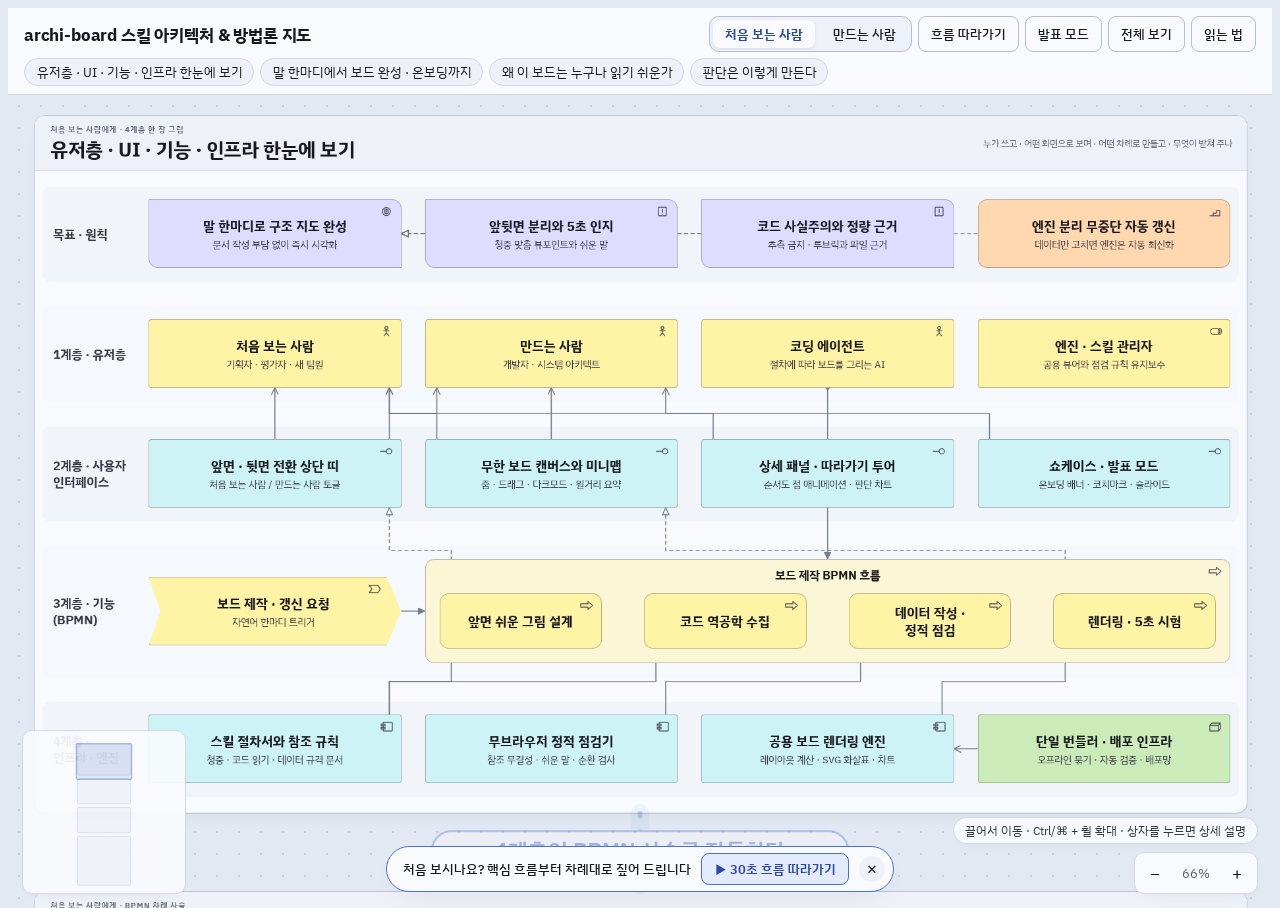
<file: docs/board/index.html>
<!doctype html>
<html lang="ko">
<head>
<meta charset="utf-8">
<meta name="viewport" content="width=device-width,initial-scale=1">
<title>archi-board 스킬 아키텍처 & 방법론 보드</title>
<!-- 엔진은 공용 주소에서 — v1 안에서 좋아지면 이 보드도 저절로 바뀐다. 이 두 줄은 고치지 않는다. -->
<link rel="stylesheet" href="https://gamercross.github.io/archi-board/engine/v1/board.css">
</head>
<body>
<script src="board-data.js"></script>
<script src="https://gamercross.github.io/archi-board/engine/v1/board.js"></script>
</body>
</html>
</file>
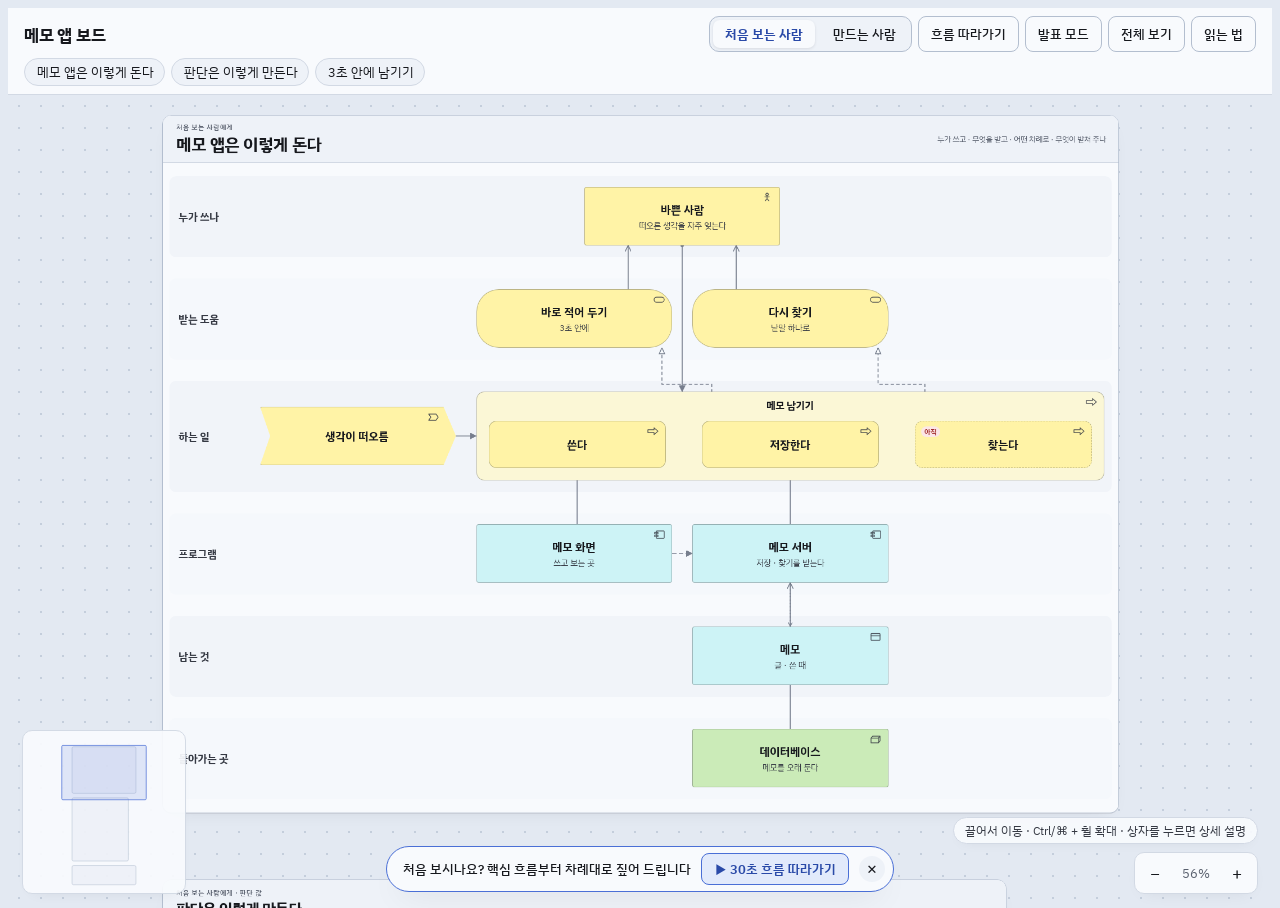
<file: examples/memo/index.html>
<!doctype html>
<html lang="ko">
<head>
<meta charset="utf-8">
<meta name="viewport" content="width=device-width,initial-scale=1">
<title>메모 앱 보드</title>
<link rel="stylesheet" href="../../engine/v1/board.css">
</head>
<body>
<script src="board-data.js"></script>
<script src="../../engine/v1/board.js"></script>
</body>
</html>
</file>
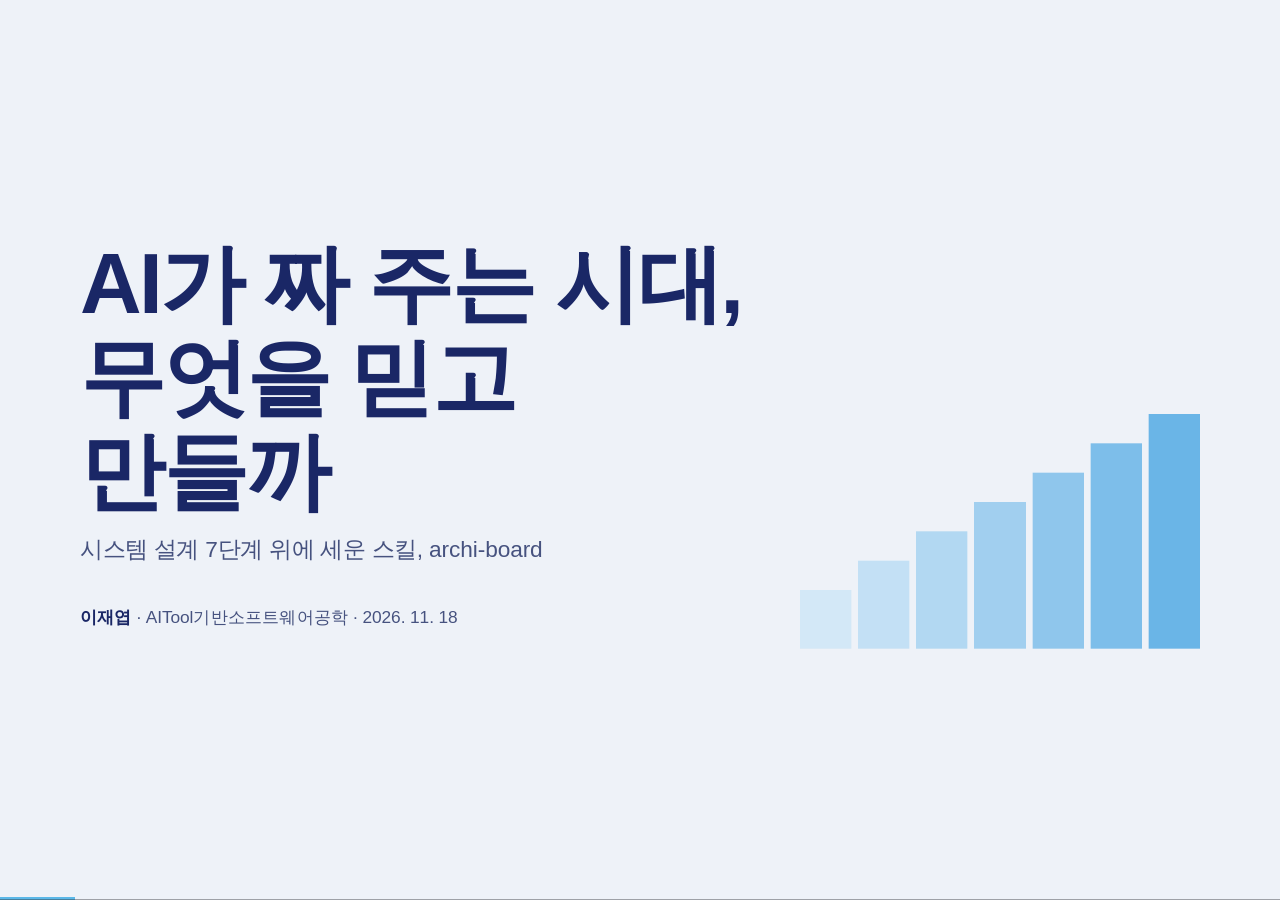
<file: talks/2026-11-18-sw-engineering/index.html>
<!DOCTYPE html>
<html lang="ko">
<head>
<meta charset="utf-8">
<meta name="viewport" content="width=device-width,initial-scale=1">
<title>AI 시대, 무엇을 믿고 만들까</title>
<link rel="stylesheet" href="assets/base.css">
<style>
/* 글꼴: 이 맥에 깔린 지마켓 산스(제목 · 큰 숫자) + 노토 산스 KR(본문). 없으면 시스템 글꼴 */
@font-face{font-family:GM;src:local("GmarketSansBold"),local("Gmarket Sans Bold");font-weight:700}

/* 색: 바탕 하나(옅은 하늘 회색) · 글씨 하나(남색) · 강조 하나(하늘). 순백 · 검정 면 · 그림자 · 선 · 그러데이션 없음 */
:root{
  --bg:#EEF2F8; --ink:#1A2766; --ink2:#46527F;
  --sky:#5BB8E8; --sky-field:#DCEBF8; --tone:#E2E8F2;
  --accent:#5BB8E8; --accent-ink:#1A2766;
  --rose-field:#F6E4EA; --rose:#E7A2B5; --rose-ink:#B4476A;
  --lav:#E6E1F6; --sand:#F4EAD2; --mint:#DCF0E7;
  --text-1:var(--ink); --text-2:var(--ink2); --text-3:var(--ink2);
  --font-sans:'Noto Sans KR','Apple SD Gothic Neo',sans-serif;
  --font-display:GM,"Noto Sans KR",'Apple SD Gothic Neo',sans-serif;
}
html,body{background:var(--bg)}
body{word-break:keep-all;overflow-wrap:break-word;font-family:var(--font-sans);color:var(--ink)}
.slide{padding:88px 120px 110px;justify-content:center;background:var(--bg)}
.slide.f-sky{background:var(--sky-field)}
.slide.f-rose{background:var(--rose-field)}

.hl{font-family:var(--font-display);font-weight:700;font-size:84px;line-height:1.14;letter-spacing:-.03em;margin:0;color:var(--ink)}
.hl.xl{font-size:128px;line-height:1.1}
.sub{font-size:34px;line-height:1.45;color:var(--ink2);margin:22px 0 0;font-weight:500}
.src{position:absolute;left:120px;bottom:42px;font-size:21px;color:var(--ink2)}
.pg{position:absolute;right:120px;bottom:42px;font-size:21px;color:var(--ink2);font-weight:700}

/* 1 표지 */
.cover{display:grid;grid-template-columns:1fr 600px;align-items:end;column-gap:60px}
.cover .who{margin-top:56px;font-size:26px;color:var(--ink2)}
.cover .who b{color:var(--ink)}
.mini{display:flex;align-items:flex-end;gap:10px;height:400px}
.mini i{flex:1;display:block}

/* 계단(7단계) */
.stairs{display:flex;align-items:flex-end;gap:14px}
.st{flex:1;display:flex;flex-direction:column;justify-content:flex-start;padding:22px 20px;color:var(--ink)}
.st b{font-family:var(--font-display);font-weight:700;font-size:70px;line-height:1}
.st span{font-size:29px;font-weight:700;line-height:1.28;margin-top:14px}
.c1{background:#D3E8F7}.c2{background:#C3E0F5}.c3{background:#B2D8F2}.c4{background:#A1CFEF}.c5{background:#8FC6EC}.c6{background:#7DBEEA}.c7{background:#6AB5E7}
.big .k1{height:180px}.big .k2{height:230px}.big .k3{height:280px}.big .k4{height:330px}.big .k5{height:380px}.big .k6{height:430px}.big .k7{height:480px}
.gdoc{margin:24px 0 0;font-size:27px;font-weight:500;color:var(--ink)}
.stairs.big{margin-top:52px}

/* 4 수업이 단계 안에 */
.g7{display:grid;grid-template-columns:repeat(7,1fr);column-gap:14px}
.bars{margin-top:46px}
.bar{height:76px;display:flex;align-items:center;padding:0 26px;font-size:29px;font-weight:700;color:var(--ink)}
.bar.prd{grid-column:1 / span 2;background:var(--lav)}
.bar.tdd{grid-column:3 / span 5;background:var(--mint)}
.bar em{font-style:normal;font-weight:500;color:var(--ink2);margin-left:14px}
.small{margin-top:14px}
.small .st{padding:16px 16px}
.small .st b{font-size:50px}
.small .st span{font-size:25px;margin-top:8px}
.small .k1{height:150px}.small .k2{height:185px}.small .k3{height:220px}.small .k4{height:255px}.small .k5{height:290px}.small .k6{height:325px}.small .k7{height:360px}
.lects{margin-top:20px}
.lects p{margin:0;font-size:25px;line-height:1.45;color:var(--ink);font-weight:500}

/* 그림(도식) 공통 */
.fig{margin:44px 0 0}
.fig svg{display:block;width:100%;height:auto}
.fig text{font-family:'Noto Sans KR',sans-serif;fill:var(--ink)}

/* 2 차트 */
.era{display:grid;grid-template-columns:1fr 560px;column-gap:56px;align-items:stretch;margin-top:40px}
.era .note48{background:var(--rose-field);padding:44px 48px;display:flex;flex-direction:column;justify-content:center}
.era .n{font-family:var(--font-display);font-weight:700;font-size:200px;line-height:.95;letter-spacing:-.03em;color:var(--ink)}
.era .t1{font-size:28px;color:var(--ink2);margin-top:26px;font-weight:500}
.era .t2{font-size:38px;font-weight:700;line-height:1.35;margin-top:10px}
.legend{display:flex;gap:34px;font-size:25px;font-weight:500;color:var(--ink);margin-bottom:6px}
.legend i{display:inline-block;width:30px;height:8px;border-radius:4px;vertical-align:middle;margin-right:12px}

/* 7 archi-board */
.ab{display:grid;grid-template-columns:520px 1fr;column-gap:56px;align-items:end;margin-top:44px}
.stack{display:flex;flex-direction:column;gap:10px}
.stack div{height:92px;display:flex;align-items:center;padding:0 28px;font-size:29px;font-weight:700;color:var(--ink)}
.stack .top{height:120px;background:var(--sky);font-family:var(--font-display);font-size:44px;letter-spacing:-.02em}
.stack .s-am{background:var(--mint)}.stack .s-pt{background:var(--lav)}.stack .s-uml{background:var(--sand)}.stack .s-7{background:#CFE5F6}
.stack .base{font-size:22px;font-weight:500;color:var(--ink2);height:auto;padding:6px 0 0;background:none}
.shot{background:var(--tone);padding:14px}
.shot img{display:block;width:100%}

/* 8 7단계 → 창 */
.toWin{margin-top:46px}
.toWin .stairs .st{padding:14px 14px}
.toWin .stairs .st b{font-size:44px}
.toWin .stairs .st span{font-size:24px;margin-top:6px}
.tw .k1{height:120px}.tw .k2{height:140px}.tw .k3{height:160px}.tw .k4{height:180px}.tw .k5{height:200px}.tw .k6{height:220px}.tw .k7{height:240px}
.arrow-row p{margin:10px 0 4px;text-align:center;font-family:var(--font-display);font-size:40px;color:var(--ink2)}
.win{background:var(--bg)}
.win p{margin:0;padding:22px 16px;font-size:27px;font-weight:700;line-height:1.3;min-height:118px;display:flex;align-items:center}

/* 9 정리 */
.close{display:grid;grid-template-columns:1fr 1fr;column-gap:28px;margin-top:56px}
.close div{background:var(--bg);padding:30px 34px}
.close .k{font-size:25px;font-weight:500;color:var(--ink2)}
.close a{display:block;margin-top:10px;font-size:36px;font-weight:700;color:var(--ink);text-decoration:none}
.close code{display:block;margin-top:10px;font-family:var(--font-mono);font-size:24px;line-height:1.6;color:var(--ink)}
.thanks{margin-top:48px;font-size:34px;font-weight:700}

/* 5~11 강의마다 하나: 교수님 자료(3~9강)에서 예 하나씩 다시 그림 */
.fig .mu,.fig .mu text{fill:var(--ink2)}
.fig .gm,.fig .gm text{font-family:var(--font-display)}
.req{display:grid;grid-template-columns:1fr 1fr;column-gap:28px;margin-top:52px}
.req>div{min-height:430px;padding:48px 56px;display:flex;flex-direction:column;justify-content:space-between}
.req .r-fn{background:var(--lav)}
.req .r-nf{background:var(--sky-field)}
.req p{margin:0;color:var(--ink)}
.req .k{font-size:30px;font-weight:700;color:var(--ink2)}
.req .q{font-family:var(--font-display);font-weight:700;font-size:72px;line-height:1.22;letter-spacing:-.02em}
.req .n{font-family:var(--font-display);font-weight:700;font-size:200px;line-height:.95;letter-spacing:-.03em}
.req .q2{margin-top:12px;font-size:40px;font-weight:700}
</style>
</head>
<body data-fit="fill">
<div class="deck">

<!-- 1 표지 -->
<section class="slide" data-title="표지">
  <div class="cover">
    <div>
      <h1 class="hl xl">AI가 짜 주는 시대,<br>무엇을 믿고 만들까</h1>
      <p class="sub">시스템 설계 7단계 위에 세운 스킬, archi-board</p>
      <p class="who"><b>이재엽</b> · AITool기반소프트웨어공학 · 2026. 11. 18</p>
    </div>
    <div class="mini" aria-hidden="true">
      <i class="c1" style="height:22%"></i><i class="c2" style="height:33%"></i><i class="c3" style="height:44%"></i><i class="c4" style="height:55%"></i><i class="c5" style="height:66%"></i><i class="c6" style="height:77%"></i><i class="c7" style="height:88%"></i>
    </div>
  </div>
  <div class="notes">안녕하세요, 이재엽입니다. 오늘은 AI가 코드를 짜 주는 시대에 무엇을 믿고 만들어야 하는지, 그리고 시스템 설계 7단계 위에 세운 제 스킬 archi-board를 소개하겠습니다.</div>
</section>

<!-- 2 요즘 시대 -->
<section class="slide" data-title="요즘 시대">
  <h2 class="hl">쓰는 사람은 늘고, 믿는 사람은 줄었다</h2>
  <div class="era">
    <figure class="fig" style="margin:0">
      <div class="legend"><span><i style="background:#2a78d6"></i>AI 도구를 쓰거나 쓸 계획</span><span><i style="background:#eb6834"></i>AI 답의 정확도를 믿는다</span></div>
      <svg viewBox="0 0 1000 560" role="img" aria-label="2024년에서 2025년 사이 AI 도구 사용은 76%에서 84%로 늘고, 정확도를 믿는 사람은 43%에서 33%로 줄었다">
        <text x="250" y="545" font-size="28" font-weight="700" text-anchor="middle" fill="#46527F">2024</text>
        <text x="750" y="545" font-size="28" font-weight="700" text-anchor="middle" fill="#46527F">2025</text>
        <!-- y = 500 - (v-25)*6.6 -->
        <line x1="250" y1="163" x2="750" y2="110" stroke="#2a78d6" stroke-width="9" stroke-linecap="round"/>
        <line x1="250" y1="381" x2="750" y2="447" stroke="#eb6834" stroke-width="9" stroke-linecap="round"/>
        <circle cx="250" cy="163" r="15" fill="#2a78d6" stroke="#EEF2F8" stroke-width="5"/>
        <circle cx="750" cy="110" r="15" fill="#2a78d6" stroke="#EEF2F8" stroke-width="5"/>
        <circle cx="250" cy="381" r="15" fill="#eb6834" stroke="#EEF2F8" stroke-width="5"/>
        <circle cx="750" cy="447" r="15" fill="#eb6834" stroke="#EEF2F8" stroke-width="5"/>
        <text x="215" y="174" font-size="40" font-weight="700" font-family="GM" text-anchor="end">76%</text>
        <text x="215" y="392" font-size="40" font-weight="700" font-family="GM" text-anchor="end">43%</text>
        <text x="785" y="124" font-size="58" font-weight="700" font-family="GM">84%</text>
        <text x="785" y="166" font-size="26" font-weight="500" fill="#46527F">쓴다</text>
        <text x="785" y="461" font-size="58" font-weight="700" font-family="GM">33%</text>
        <text x="785" y="503" font-size="26" font-weight="500" fill="#46527F">믿는다</text>
      </svg>
    </figure>
    <div class="note48">
      <div class="n">48%</div>
      <div class="t1">2026년, 가장 많이 나온 답</div>
      <div class="t2">“쉽게 확인할 수 있을 때<br>믿는다”</div>
    </div>
  </div>
  <p class="src">Stack Overflow 개발자 설문 2024 · 2025 · 2026. 같은 기간 "못 믿는다"는 31% → 46%</p>
  <p class="pg">2 / 17</p>
  <div class="notes">Stack Overflow 개발자 설문입니다. AI 도구를 쓰는 사람은 76%에서 84%로 늘었는데, AI 답의 정확도를 믿는 사람은 43%에서 33%로 줄었습니다. 올해 설문에서 가장 많은 48%가 고른 답은 "쉽게 확인할 수 있을 때 믿는다"였습니다. 결국 확인할 수 있어야 믿을 수 있습니다.</div>
</section>

<!-- 3 빅테크 시스템 설계 7단계 -->
<section class="slide f-sky" data-title="시스템 설계 7단계">
  <h2 class="hl">빅테크 시스템 설계 7단계</h2>
  <p class="sub">설계 면접에서 쓰는 일곱 단계, 구글 디자인 문서도 같은 줄기를 본다</p>
  <div class="stairs big">
    <div class="st c1 k1"><b>1</b><span>요구사항 정리</span></div>
    <div class="st c2 k2"><b>2</b><span>규모 추정</span></div>
    <div class="st c3 k3"><b>3</b><span>큰 구조 설계</span></div>
    <div class="st c4 k4"><b>4</b><span>데이터베이스 설계</span></div>
    <div class="st c5 k5"><b>5</b><span>인터페이스 설계</span></div>
    <div class="st c6 k6"><b>6</b><span>확장 · 성능</span></div>
    <div class="st c7 k7"><b>7</b><span>신뢰성 · 회복</span></div>
  </div>
  <p class="gdoc">구글 디자인 문서도 같은 것을 본다: 범위 · 목표 → 시스템 그림 · API · 데이터 저장 → 공통 관심사(보안 · 관측)</p>
  <p class="src">7단계: ByteByteGo 「A 7-step process to excel in system design interviews」 · 구글: Malte Ubl 「Design Docs at Google」</p>
  <p class="pg">3 / 17</p>
  <div class="notes">빅테크가 시스템을 설계할 때 가장 크게 보는 단계입니다. 설계 면접에서 쓰는 7단계는 요구사항 정리, 규모 추정, 큰 구조 설계, 데이터베이스 설계, 인터페이스 설계, 확장과 성능, 신뢰성과 회복입니다. 구글이 코드를 짜기 전에 쓰는 디자인 문서도 범위와 목표, 시스템 그림과 API와 데이터 저장, 그리고 보안 같은 공통 관심사를 같은 줄기로 봅니다.</div>
</section>

<!-- 4 그 단계 안에 우리 수업 + PRD · TDD -->
<section class="slide" data-title="7단계 안의 수업">
  <h2 class="hl">그 7단계 안에 우리 수업이 들어간다</h2>
  <div class="g7 bars">
    <div class="bar prd">PRD<em>무엇을 만들까</em></div>
    <div class="bar tdd">TDD<em>어떻게 만들고 확인할까</em></div>
  </div>
  <div class="stairs small">
    <div class="st c1 k1"><b>1</b><span>요구사항 정리</span></div>
    <div class="st c2 k2"><b>2</b><span>규모 추정</span></div>
    <div class="st c3 k3"><b>3</b><span>큰 구조 설계</span></div>
    <div class="st c4 k4"><b>4</b><span>데이터베이스 설계</span></div>
    <div class="st c5 k5"><b>5</b><span>인터페이스 설계</span></div>
    <div class="st c6 k6"><b>6</b><span>확장 · 성능</span></div>
    <div class="st c7 k7"><b>7</b><span>신뢰성 · 회복</span></div>
  </div>
  <div class="g7 lects">
    <p>3강 요구분석<br>4강 유스케이스</p>
    <p>3강 비기능 요구</p>
    <p>7강 아키텍처</p>
    <p>8강 데이터 설계</p>
    <p>5강 클래스<br>6강 순서<br>9강 UI 설계</p>
    <p>7강 성능 목표</p>
    <p>6강 모델 검증<br>7강 신뢰도 목표</p>
  </div>
  <p class="src">교수님 자료 「UML로 배우는 시스템 분석 설계」 3~9강</p>
  <p class="pg">4 / 17</p>
  <div class="notes">우리 수업에서 배운 내용은 이 7단계 안에 들어갑니다. 3강 요구분석과 4강 유스케이스는 요구사항 정리, 비기능 요구는 규모 추정, 7강 아키텍처는 큰 구조, 8강은 데이터베이스, 5강 클래스와 6강 순서 다이어그램과 9강 UI는 인터페이스, 7강의 성능 목표는 확장과 성능, 모델 검증과 신뢰도 목표는 신뢰성입니다. 그리고 이 단계들을 밟을 때 쓰는 문서가 PRD와 TDD입니다. PRD로 무엇을 만들지 정하고, TDD로 어떻게 만들고 확인할지 정합니다. 이제 3강부터 9강까지, 강의마다 하나씩 제가 공부한 것을 짧게 보여 드리겠습니다.</div>
</section>

<!-- 5 3강 요구분석: PRD -->
<section class="slide" data-title="3강 PRD">
  <h2 class="hl">PRD, 무엇을 얼마나 잘 할지</h2>
  <p class="sub">3강 요구분석 · 시스템이 할 일(기능)과 갖출 특성(비기능)을 적은 요구 문서</p>
  <div class="req">
    <div class="r-fn">
      <p class="k">기능 요구 · 무엇을 하나</p>
      <p class="q">목적지를 주소나<br>상호로 입력받는다</p>
    </div>
    <div class="r-nf">
      <p class="k">비기능 요구 · 얼마나 잘 하나</p>
      <div><p class="n">10초</p><p class="q2">안에 목적지를 찾는다</p></div>
    </div>
  </div>
  <p class="src">교수님 자료 3강 p.7 「요구 정의 사례」 내비게이션 시스템 · 기능 요구 2.2와 성능 요구 2.3</p>
  <p class="pg">5 / 17</p>
  <div class="notes">먼저 3강 요구분석입니다. 요구는 시스템이 무엇을 해야 하고, 어떤 특성을 가져야 하는지 적은 것입니다. 이걸 사용자와 개발자가 같이 볼 수 있게 모은 문서가 PRD입니다. 교수님 자료의 내비게이션 예에서, 목적지를 주소나 상호로 입력받는다는 "무엇을 하느냐"라서 기능 요구, 목적지 탐색을 10초 안에 끝내야 한다는 "얼마나 잘 하느냐"라서 비기능 요구입니다. 요구 문서에는 이 둘과 함께 개요, 그리고 다 됐는지 확인할 인수 테스트 기준이 들어갑니다.</div>
</section>

<!-- 6 4강 기능적 모델: 유스케이스 -->
<section class="slide" data-title="4강 유스케이스">
  <h2 class="hl">유스케이스, 사용자 눈으로 본 기능</h2>
  <p class="sub">4강 기능적 모델 · 누가(액터) 무엇을(유스케이스) 하는지와 그 관계</p>
  <figure class="fig">
    <svg viewBox="0 0 1680 600" role="img" aria-label="유스케이스 다이어그램, 온라인 쇼핑몰: 주 액터 고객이 상품 주문을 한다. 상품 주문은 로그인을 반드시 포함(include)하고, 쿠폰 받기는 조건이 맞을 때 상품 주문을 확장(extend)하며, 카카오페이 결제는 상품 주문을 구체화(일반화)한다. 결제 시스템은 부 액터다">
      <defs>
        <marker id="ucOpen" viewBox="0 0 12 12" refX="11" refY="6" markerWidth="26" markerHeight="26" markerUnits="userSpaceOnUse" orient="auto"><path d="M1,1 L11,6 L1,11" fill="none" stroke="#46527F" stroke-width="2"/></marker>
        <marker id="ucGen" viewBox="0 0 14 14" refX="13" refY="7" markerWidth="34" markerHeight="34" markerUnits="userSpaceOnUse" orient="auto"><path d="M1,1 L13,7 L1,13 z" fill="#E2E8F2" stroke="#46527F" stroke-width="1.5"/></marker>
      </defs>
      <!-- 시스템 경계 -->
      <rect x="380" y="0" width="900" height="600" fill="#E2E8F2"/>
      <text x="408" y="50" font-size="28" font-weight="800">온라인 쇼핑몰</text>
      <!-- 연관 -->
      <g stroke="#46527F" stroke-width="5">
        <line x1="254" y1="300" x2="660" y2="300"/>
        <line x1="1000" y1="300" x2="1380" y2="300"/>
      </g>
      <!-- include · extend · 일반화 -->
      <g stroke="#46527F" stroke-width="4" fill="none">
        <line x1="830" y1="236" x2="830" y2="166" stroke-dasharray="12 9" marker-end="url(#ucOpen)"/>
        <line x1="645" y1="454" x2="756" y2="362" stroke-dasharray="12 9" marker-end="url(#ucOpen)"/>
        <line x1="1022" y1="453" x2="904" y2="359" marker-end="url(#ucGen)"/>
      </g>
      <ellipse cx="830" cy="300" rx="170" ry="62" fill="#BBDCF3"/>
      <ellipse cx="830" cy="110" rx="120" ry="50" fill="#F4EAD2"/>
      <ellipse cx="590" cy="500" rx="135" ry="50" fill="#DCF0E7"/>
      <ellipse cx="1080" cy="500" rx="165" ry="50" fill="#F6E4EA"/>
      <g font-weight="800" text-anchor="middle">
        <text x="830" y="311" font-size="32">상품 주문</text>
        <text x="830" y="120" font-size="30">로그인</text>
        <text x="590" y="510" font-size="30">쿠폰 받기</text>
        <text x="1080" y="510" font-size="28">카카오페이 결제</text>
      </g>
      <g font-size="24" font-weight="800">
        <text x="856" y="190">«include»</text>
        <text x="664" y="388" text-anchor="end">«extend»</text>
        <text x="1030" y="392">일반화</text>
      </g>
      <g font-size="22" font-weight="500" class="mu">
        <text x="856" y="218">반드시 포함</text>
        <text x="664" y="416" text-anchor="end">조건이 맞을 때만</text>
        <text x="1030" y="420">구체화한 기능</text>
      </g>
      <!-- 고객(주 액터) -->
      <g stroke="#1A2766" stroke-width="6" stroke-linecap="round" fill="none">
        <circle cx="190" cy="222" r="30" fill="#EEF2F8"/>
        <line x1="190" y1="252" x2="190" y2="352"/>
        <line x1="134" y1="290" x2="246" y2="290"/>
        <line x1="190" y1="352" x2="146" y2="426"/>
        <line x1="190" y1="352" x2="234" y2="426"/>
      </g>
      <text x="190" y="478" font-size="32" font-weight="800" text-anchor="middle">고객</text>
      <text x="190" y="514" font-size="24" class="mu" text-anchor="middle">주 액터</text>
      <!-- 결제 시스템(부 액터) -->
      <rect x="1380" y="246" width="260" height="108" fill="#E6E1F6"/>
      <text x="1510" y="286" font-size="22" class="mu" text-anchor="middle">«actor»</text>
      <text x="1510" y="328" font-size="30" font-weight="800" text-anchor="middle">결제 시스템</text>
      <text x="1510" y="394" font-size="24" class="mu" text-anchor="middle">부 액터</text>
    </svg>
  </figure>
  <p class="src">교수님 자료 4강 p.8 유스케이스 개념 그림(Online Shopping System)을 우리말로 다시 그림</p>
  <p class="pg">6 / 17</p>
  <div class="notes">4강은 기능적 모델, 유스케이스입니다. 사용자 눈으로 시스템이 무엇을 하는지 그립니다. 사람 모양이 액터, 타원이 유스케이스입니다. 고객이 상품을 주문하려면 로그인이 꼭 들어가니 include, 쿠폰 받기는 조건이 맞을 때만 붙으니 extend, 카카오페이 결제는 상품 주문을 구체화한 것이라 일반화입니다. 오른쪽 결제 시스템처럼 사람이 아닌 다른 시스템도 액터가 됩니다.</div>
</section>

<!-- 7 5강 정적 모델링: 클래스 다이어그램 -->
<section class="slide" data-title="5강 정적 모델">
  <h2 class="hl">정적 모델, 변하지 않는 구조</h2>
  <p class="sub">5강 정적 모델링 · 클래스 다이어그램: 이름, 속성, 오퍼레이션과 클래스 사이의 관계</p>
  <figure class="fig">
    <svg viewBox="0 0 1680 470" role="img" aria-label="클래스 다이어그램, 인터넷 서점: Account(계정) 1개는 Order(주문)를 0개 이상 가지고, Order 1개는 Item(주문 항목)을 1개 이상 담고, Item 여러 개가 Book(책) 1권을 가리킨다. 클래스는 이름, 속성, 오퍼레이션 세 칸이다">
      <g font-size="26" font-weight="700" text-anchor="end" class="mu">
        <text x="176" y="104">이름</text>
        <text x="176" y="206">속성</text>
        <text x="176" y="320">오퍼레이션</text>
      </g>
      <g font-size="24" class="mu">
        <text x="200" y="42">계정</text>
        <text x="580" y="42">주문</text>
        <text x="970" y="42">주문 항목</text>
        <text x="1410" y="42">책</text>
      </g>
      <!-- 관계 · 다중도 -->
      <g stroke="#46527F" stroke-width="4">
        <line x1="470" y1="209" x2="580" y2="209"/>
        <line x1="860" y1="209" x2="970" y2="209"/>
        <line x1="1300" y1="209" x2="1410" y2="209"/>
      </g>
      <g font-size="24" font-weight="800">
        <text x="482" y="195">1</text>
        <text x="568" y="195" text-anchor="end">0..*</text>
        <text x="872" y="195">1</text>
        <text x="958" y="195" text-anchor="end">1..*</text>
        <text x="1312" y="195">0..*</text>
        <text x="1398" y="195" text-anchor="end">1</text>
      </g>
      <g font-size="22" class="mu" text-anchor="middle">
        <text x="525" y="245">가진다</text>
        <text x="915" y="245">담는다</text>
        <text x="1355" y="245">가리킨다</text>
      </g>
      <!-- 클래스 넷: 이름 · 속성 · 오퍼레이션 -->
      <rect x="200" y="60" width="270" height="70" fill="#E8D6A8"/><rect x="200" y="130" width="270" height="132" fill="#F8F2E4"/><rect x="200" y="262" width="270" height="96" fill="#F0E4C8"/>
      <rect x="580" y="60" width="280" height="70" fill="#E8D6A8"/><rect x="580" y="130" width="280" height="132" fill="#F8F2E4"/><rect x="580" y="262" width="280" height="96" fill="#F0E4C8"/>
      <rect x="970" y="60" width="330" height="70" fill="#E8D6A8"/><rect x="970" y="130" width="330" height="132" fill="#F8F2E4"/><rect x="970" y="262" width="330" height="96" fill="#F0E4C8"/>
      <rect x="1410" y="60" width="270" height="70" fill="#E8D6A8"/><rect x="1410" y="130" width="270" height="132" fill="#F8F2E4"/><rect x="1410" y="262" width="270" height="96" fill="#F0E4C8"/>
      <g font-size="30" font-weight="800" text-anchor="middle">
        <text x="335" y="106">Account</text>
        <text x="720" y="106">Order</text>
        <text x="1135" y="106">Item</text>
        <text x="1545" y="106">Book</text>
      </g>
      <g font-size="22" font-weight="500">
        <text x="222" y="172">userID</text><text x="222" y="208">password</text><text x="222" y="244">emailAddress</text>
        <text x="222" y="304">validateAccount()</text>
        <text x="602" y="172">ID</text><text x="602" y="208">datePlaced</text><text x="602" y="244">status</text>
        <text x="602" y="304">changeStatus()</text><text x="602" y="340">retrieveDetails()</text>
        <text x="992" y="172">quantity</text><text x="992" y="208">cost</text>
        <text x="992" y="304">updateQuantityAndCost()</text>
        <text x="1432" y="172">title</text><text x="1432" y="208">price</text><text x="1432" y="244">publisher</text>
        <text x="1432" y="304">retrieveDetails()</text>
      </g>
      <text x="200" y="440" font-size="28" font-weight="500">계정 하나에 주문은 0개 이상(0..*), 주문 하나에 주문 항목은 1개 이상(1..*)</text>
    </svg>
  </figure>
  <p class="src">교수님 자료 5강 p.29 인터넷 서점 클래스 다이어그램에서 네 클래스만 골라 다시 그림</p>
  <p class="pg">7 / 17</p>
  <div class="notes">5강은 정적 모델링입니다. 시간이 흘러도 바뀌지 않는 구조를 클래스 다이어그램으로 그립니다. 클래스는 위에서부터 이름, 속성, 오퍼레이션 세 칸이고, 선은 클래스 사이의 관계입니다. 교수님 자료의 인터넷 서점에서 네 개만 골랐습니다. 계정 하나는 주문을 0개 이상 가지고, 주문 하나는 주문 항목을 1개 이상 담고, 주문 항목은 책 한 권을 가리킵니다. 선 끝의 이 숫자를 다중도라고 합니다.</div>
</section>

<!-- 8 6강 동적 모델링: 순서 다이어그램 -->
<section class="slide" data-title="6강 동적 모델">
  <h2 class="hl">동적 모델, 시간 따라 오가는 메시지</h2>
  <p class="sub">6강 동적 모델링 · 순서 다이어그램: 누가 누구에게 무엇을, 위에서 아래로</p>
  <figure class="fig">
    <svg viewBox="0 0 1680 600" role="img" aria-label="순서 다이어그램, 레스토랑: 직원이 손님에게 예약 여부를 묻고 손님은 안 했다고 답한다. 인원을 묻자 4명이라고 답한다. 직원이 좌석표를 확인하고 빈 좌석이 있다는 답을 받는다. 직원이 손님을 자리로 안내한다">
      <defs>
        <marker id="sqReq" viewBox="0 0 12 12" refX="11" refY="6" markerWidth="22" markerHeight="22" markerUnits="userSpaceOnUse" orient="auto"><path d="M0,0 L12,6 L0,12 z" fill="#46527F"/></marker>
        <marker id="sqRep" viewBox="0 0 12 12" refX="11" refY="6" markerWidth="22" markerHeight="22" markerUnits="userSpaceOnUse" orient="auto"><path d="M1,1 L11,6 L1,11" fill="none" stroke="#46527F" stroke-width="2"/></marker>
      </defs>
      <!-- 생명선 머리 -->
      <rect x="260" y="0" width="240" height="72" fill="#F6E4EA"/>
      <rect x="780" y="0" width="240" height="72" fill="#BBDCF3"/>
      <rect x="1300" y="0" width="240" height="72" fill="#F4EAD2"/>
      <g font-size="30" font-weight="800" text-anchor="middle">
        <text x="380" y="47">손님</text>
        <text x="900" y="47">직원</text>
        <text x="1420" y="47">좌석표</text>
      </g>
      <g stroke="#46527F" stroke-width="3" stroke-dasharray="10 10">
        <line x1="380" y1="72" x2="380" y2="560"/>
        <line x1="900" y1="72" x2="900" y2="560"/>
        <line x1="1420" y1="72" x2="1420" y2="560"/>
      </g>
      <!-- 시간 -->
      <text x="90" y="96" font-size="28" font-weight="800" text-anchor="middle">시간</text>
      <line x1="90" y1="112" x2="90" y2="556" stroke="#46527F" stroke-width="5" marker-end="url(#sqReq)"/>
      <!-- 메시지: 실선 = 요청, 점선 = 응답 -->
      <g stroke="#46527F" stroke-width="4" fill="none">
        <line x1="900" y1="132" x2="380" y2="132" marker-end="url(#sqReq)"/>
        <line x1="380" y1="198" x2="900" y2="198" stroke-dasharray="12 9" marker-end="url(#sqRep)"/>
        <line x1="900" y1="264" x2="380" y2="264" marker-end="url(#sqReq)"/>
        <line x1="380" y1="330" x2="900" y2="330" stroke-dasharray="12 9" marker-end="url(#sqRep)"/>
        <line x1="900" y1="396" x2="1420" y2="396" marker-end="url(#sqReq)"/>
        <line x1="1420" y1="462" x2="900" y2="462" stroke-dasharray="12 9" marker-end="url(#sqRep)"/>
        <line x1="900" y1="528" x2="380" y2="528" marker-end="url(#sqReq)"/>
      </g>
      <g font-size="27" font-weight="700" text-anchor="middle">
        <text x="640" y="118">예약하셨나요?</text>
        <text x="640" y="184">예약 안 했습니다</text>
        <text x="640" y="250">몇 분입니까?</text>
        <text x="640" y="316">4명입니다</text>
        <text x="1160" y="382">좌석표 확인</text>
        <text x="1160" y="448">빈 좌석 있음</text>
        <text x="640" y="514">이쪽으로 오세요</text>
      </g>
      <text x="1680" y="596" font-size="22" class="mu" text-anchor="end">실선은 요청, 점선은 응답</text>
    </svg>
  </figure>
  <p class="src">교수님 자료 6강 p.3 레스토랑 사례(손님과 직원의 대화)를 p.7 · 8 순서 다이어그램 표기로 다시 그림</p>
  <p class="pg">8 / 17</p>
  <div class="notes">6강은 동적 모델링입니다. 정적 모델이 구조라면, 동적 모델은 시간에 따라 무엇이 오가는지입니다. 교수님 자료의 레스토랑 예를 순서 다이어그램으로 옮겼습니다. 위에서 아래로 시간이 흐릅니다. 직원이 손님에게 예약 여부와 인원을 묻고, 좌석표를 확인한 뒤 자리로 안내합니다. 실선은 요청, 점선은 응답입니다. 6강에서는 이 순서 다이어그램을 상태 다이어그램과 맞춰 보는 모델 검증도 배웠습니다.</div>
</section>

<!-- 9 7강 아키텍처: 3계층 -->
<section class="slide" data-title="7강 아키텍처">
  <h2 class="hl">아키텍처, 층으로 나눈다</h2>
  <p class="sub">7강 아키텍처 · 3계층: 한 층을 바꿔도 다른 층은 그대로</p>
  <figure class="fig">
    <svg viewBox="0 0 1680 600" role="img" aria-label="3계층 아키텍처: 인터페이스 층이 응용 로직 층을 부르고, 응용 로직 층이 저장 층을 부른다. 인터페이스 층은 자주 바뀌고, 응용 로직 층은 업무 규칙을 지키며, 저장 층은 데이터를 오래 남긴다">
      <defs><marker id="lyDep" viewBox="0 0 12 12" refX="11" refY="6" markerWidth="26" markerHeight="26" markerUnits="userSpaceOnUse" orient="auto"><path d="M1,1 L11,6 L1,11" fill="none" stroke="#46527F" stroke-width="2"/></marker></defs>
      <!-- 패키지 셋 -->
      <rect x="0" y="0" width="220" height="40" fill="#BBDCF3"/><rect x="0" y="36" width="980" height="124" fill="#BBDCF3"/>
      <rect x="0" y="218" width="220" height="40" fill="#E6E1F6"/><rect x="0" y="254" width="980" height="124" fill="#E6E1F6"/>
      <rect x="0" y="436" width="220" height="40" fill="#DCF0E7"/><rect x="0" y="472" width="980" height="124" fill="#DCF0E7"/>
      <g font-size="38" font-weight="800">
        <text x="40" y="96">인터페이스 층</text>
        <text x="40" y="314">응용 로직 층</text>
        <text x="40" y="532">저장 층</text>
      </g>
      <g font-size="24" class="mu">
        <text x="40" y="136">Interface</text>
        <text x="40" y="354">Application Logic</text>
        <text x="40" y="572">Storage</text>
      </g>
      <g font-size="28" font-weight="700">
        <text x="460" y="96">윈도우 · 웹 페이지</text>
        <text x="460" y="314">처리 · 규칙 확인 · 알림</text>
        <text x="460" y="532">저장 · 검색 · 질의</text>
      </g>
      <g font-size="24" class="mu">
        <text x="460" y="136">사용자와 만나는 경계 객체</text>
        <text x="460" y="354">제어 · 엔티티 객체</text>
        <text x="460" y="572">데이터베이스에 지속 저장</text>
      </g>
      <!-- 의존: 위층만 아래층을 부른다 -->
      <g stroke="#46527F" stroke-width="4" stroke-dasharray="10 8" fill="none">
        <line x1="300" y1="168" x2="300" y2="248" marker-end="url(#lyDep)"/>
        <line x1="300" y1="386" x2="300" y2="466" marker-end="url(#lyDep)"/>
      </g>
      <g font-size="24" font-weight="700">
        <text x="322" y="216">부른다</text>
        <text x="322" y="434">부른다</text>
      </g>
      <!-- 왜 나누나 -->
      <g font-size="46" font-weight="700" class="gm">
        <text x="1060" y="114">자주 바뀐다</text>
        <text x="1060" y="332">규칙을 지킨다</text>
        <text x="1060" y="550">오래 남는다</text>
      </g>
    </svg>
  </figure>
  <p class="src">교수님 자료 7강 p.29 「3 계층」 · p.26 MVC 「분리하는 이유: 화면이 모델보다 자주 바뀐다」</p>
  <p class="pg">9 / 17</p>
  <div class="notes">7강은 아키텍처입니다. 분석에서 찾은 클래스들을 묶어 큰 구조를 잡습니다. 대표적인 3계층은 사용자와 만나는 인터페이스 층, 처리와 규칙을 맡는 응용 로직 층, 데이터를 남기는 저장 층으로 나누고, 위층만 아래층을 부릅니다. 화면은 자주 바뀌고 데이터는 오래 가니까, 이렇게 나눠 두면 화면을 바꿔도 아래층은 그대로 둘 수 있습니다.</div>
</section>

<!-- 10 8강 데이터 설계: ERD -->
<section class="slide" data-title="8강 데이터 설계">
  <h2 class="hl">데이터 설계, 다대다는 표로 푼다</h2>
  <p class="sub">8강 데이터 설계 · ERD에서 M:N 관계는 가운데 표를 두어 1:N 둘로 바꾼다</p>
  <figure class="fig">
    <svg viewBox="0 0 1680 476" role="img" aria-label="ERD 전과 후: 전에는 회원(MEMBER)과 비디오(VIDEO)가 서로 여러 개인 다대다였다. 후에는 가운데 대여(RENTAL) 표를 두어, 회원 1명이 대여 여러 건을 시작하고 비디오 1개가 대여 여러 건에 골라지는 일대다 둘이 되었다. 대여 표의 칸은 회원 번호, 비디오 아이디, 빌린 날, 돌려준 날이다">
      <g font-size="30" font-weight="800">
        <text x="0" y="66">전</text>
        <text x="0" y="236">후</text>
      </g>
      <!-- 전: 회원과 비디오가 바로 M:N -->
      <line x1="375" y1="55" x2="1395" y2="55" stroke="#B4476A" stroke-width="5" stroke-dasharray="14 10"/>
      <rect x="90" y="0" width="285" height="110" fill="#BBDCF3"/>
      <rect x="1395" y="0" width="285" height="110" fill="#BBDCF3"/>
      <g text-anchor="middle">
        <text x="232" y="52" font-size="32" font-weight="800">MEMBER</text>
        <text x="232" y="88" font-size="24" class="mu">회원</text>
        <text x="1537" y="52" font-size="32" font-weight="800">VIDEO</text>
        <text x="1537" y="88" font-size="24" class="mu">비디오</text>
      </g>
      <g font-size="28" font-weight="800">
        <text x="393" y="40">M</text>
        <text x="1377" y="40" text-anchor="end">N</text>
      </g>
      <text x="885" y="98" font-size="24" class="mu" text-anchor="middle">회원도 비디오도 서로 여러 개, 표 하나로 못 담는다</text>
      <!-- 후: RENTAL을 가운데 두고 1:N 둘 -->
      <g stroke="#46527F" stroke-width="5">
        <line x1="375" y1="225" x2="445" y2="225"/>
        <line x1="685" y1="225" x2="755" y2="225"/>
        <line x1="1015" y1="225" x2="1085" y2="225"/>
        <line x1="1325" y1="225" x2="1395" y2="225"/>
      </g>
      <rect x="90" y="170" width="285" height="110" fill="#BBDCF3"/>
      <rect x="755" y="170" width="260" height="110" fill="#F6E4EA"/>
      <rect x="1395" y="170" width="285" height="110" fill="#BBDCF3"/>
      <polygon points="445,225 565,163 685,225 565,287" fill="#E2E8F2"/>
      <polygon points="1085,225 1205,163 1325,225 1205,287" fill="#E2E8F2"/>
      <g text-anchor="middle">
        <text x="232" y="222" font-size="32" font-weight="800">MEMBER</text>
        <text x="232" y="258" font-size="24" class="mu">회원</text>
        <text x="885" y="222" font-size="32" font-weight="800">RENTAL</text>
        <text x="885" y="258" font-size="24" class="mu">대여</text>
        <text x="1537" y="222" font-size="32" font-weight="800">VIDEO</text>
        <text x="1537" y="258" font-size="24" class="mu">비디오</text>
        <text x="565" y="222" font-size="21" font-weight="800">INITIATES</text>
        <text x="565" y="250" font-size="20" class="mu">시작한다</text>
        <text x="1205" y="222" font-size="21" font-weight="800">SELECTED FOR</text>
        <text x="1205" y="250" font-size="20" class="mu">골라진다</text>
      </g>
      <g font-size="28" font-weight="800">
        <text x="389" y="210">1</text>
        <text x="741" y="210" text-anchor="end">M</text>
        <text x="1029" y="210">M</text>
        <text x="1381" y="210" text-anchor="end">1</text>
      </g>
      <!-- RENTAL 표의 칸 -->
      <text x="345" y="336" font-size="24" font-weight="800">RENTAL 표의 칸</text>
      <rect x="345" y="350" width="300" height="74" fill="#BBDCF3"/>
      <rect x="649" y="350" width="236" height="74" fill="#BBDCF3"/>
      <rect x="889" y="350" width="256" height="74" fill="#E2E8F2"/>
      <rect x="1149" y="350" width="276" height="74" fill="#E2E8F2"/>
      <g font-size="22" font-weight="800" text-anchor="middle">
        <text x="495" y="395">MEMBER-NUMBER</text>
        <text x="767" y="395">VIDEO-ID</text>
        <text x="1017" y="395">DATE-RENTED</text>
        <text x="1287" y="395">DATE-RETURNED</text>
      </g>
      <g font-size="22" class="mu" text-anchor="middle">
        <text x="495" y="460">회원 키</text>
        <text x="767" y="460">비디오 키</text>
        <text x="1017" y="460">빌린 날</text>
        <text x="1287" y="460">돌려준 날</text>
      </g>
    </svg>
  </figure>
  <p class="src">교수님 자료 8강 p.22 · 23 「데이터베이스 설계 단계」 비디오 대여: M:N의 관계를 1:N으로 바꿈</p>
  <p class="pg">10 / 17</p>
  <div class="notes">8강은 데이터 설계입니다. ERD로 엔티티와 관계를 그리고, 정규화로 중복을 없앱니다. 교수님 자료의 비디오 대여 예에서, 회원은 비디오를 여러 개 빌리고 비디오도 여러 회원이 빌리니 다대다입니다. 다대다는 표 하나로 담을 수 없어서, 가운데 대여 표를 두고 회원 번호와 비디오 아이디를 함께 넣어 일대다 둘로 바꿉니다.</div>
</section>

<!-- 11 9강 UI 설계: 가시성 · 피드백 -->
<section class="slide" data-title="9강 UI 설계">
  <h2 class="hl">UI 설계, 보이고 알려 준다</h2>
  <p class="sub">9강 UI 설계 · 좋은 UI가 되려면 가시성과 피드백</p>
  <figure class="fig">
    <svg viewBox="0 0 1680 520" role="img" aria-label="글 편집기의 굵게 단추가 눌려 있어 지금 굵게가 켜진 상태가 보인다(가시성). 마우스를 올리면 굵게 Ctrl+B 말풍선이 뜨고, 누르면 글자가 바로 굵어진다(피드백)">
      <!-- 편집기 도구 막대 -->
      <rect x="0" y="0" width="860" height="136" fill="#E2E8F2"/>
      <rect x="24" y="20" width="96" height="96" fill="#5BB8E8"/>
      <rect x="136" y="20" width="96" height="96" fill="#EEF2F8"/>
      <rect x="248" y="20" width="96" height="96" fill="#EEF2F8"/>
      <rect x="360" y="20" width="96" height="96" fill="#EEF2F8"/>
      <rect x="472" y="20" width="96" height="96" fill="#EEF2F8"/>
      <g font-size="50" text-anchor="middle">
        <text x="72" y="86" font-weight="900">B</text>
        <text x="184" y="86" font-weight="500" font-style="italic">I</text>
        <text x="296" y="84" font-weight="500">U</text>
        <text x="408" y="86" font-weight="500">S</text>
      </g>
      <g stroke="#1A2766" stroke-width="4" stroke-linecap="round">
        <line x1="276" y1="96" x2="316" y2="96"/>
        <line x1="384" y1="68" x2="432" y2="68"/>
        <line x1="496" y1="48" x2="544" y2="48"/><line x1="496" y1="68" x2="532" y2="68"/><line x1="496" y1="88" x2="544" y2="88"/>
      </g>
      <!-- 말풍선 -->
      <polygon points="52,170 72,150 92,170" fill="#F4EAD2"/>
      <rect x="24" y="168" width="250" height="66" fill="#F4EAD2"/>
      <text x="149" y="211" font-size="26" font-weight="800" text-anchor="middle">굵게  Ctrl+B</text>
      <!-- 마우스 -->
      <polygon points="100,84 100,130 111,120 120,140 129,136 120,116 136,116" fill="#1A2766" stroke="#EEF2F8" stroke-width="3" stroke-linejoin="round"/>
      <!-- 문서 -->
      <rect x="0" y="264" width="860" height="256" fill="#F5F7FB"/>
      <text x="48" y="366" font-size="46" font-weight="900">AI가 짜 주는 시대,</text>
      <text x="48" y="446" font-size="46" font-weight="400" class="mu">무엇을 믿고 만들까</text>
      <!-- 두 조건 -->
      <rect x="940" y="0" width="740" height="242" fill="#DCEBF8"/>
      <text x="984" y="82" font-size="46" font-weight="700" class="gm">가시성</text>
      <text x="984" y="144" font-size="30" font-weight="700">지금 어떤 상태인지 보인다</text>
      <text x="984" y="196" font-size="26" class="mu">B가 눌려 있다 = 굵게가 켜져 있다</text>
      <rect x="940" y="278" width="740" height="242" fill="#F4EAD2"/>
      <text x="984" y="360" font-size="46" font-weight="700" class="gm">피드백</text>
      <text x="984" y="422" font-size="30" font-weight="700">하기 전 · 중 · 후를 알려 준다</text>
      <text x="984" y="474" font-size="26" class="mu">올리면 말풍선, 누르면 바로 굵게</text>
    </svg>
  </figure>
  <p class="src">교수님 자료 9강 p.21 「좋은 UI가 되려면」 가시성(visibility) · 피드백(feedback), 워드 굵게 단추 예</p>
  <p class="pg">11 / 17</p>
  <div class="notes">마지막 9강은 UI 설계입니다. 좋은 UI가 되려면 가시성과 피드백이 있어야 합니다. 워드의 굵게 단추처럼, 눌려 있는 모양만 봐도 지금 굵게가 켜져 있다는 걸 아는 게 가시성이고, 마우스를 올리면 말풍선이 뜨고 누르면 글자가 바로 굵어지는 게 피드백입니다. 여기까지가 3강부터 9강까지 제가 공부한 내용입니다.</div>
</section>

<!-- 12 요구사항은 바뀐다 → 얽힌다 -->
<section class="slide f-rose" data-title="요구사항은 바뀐다">
  <h2 class="hl">요구사항은 계속 바뀐다</h2>
  <p class="sub">바뀔 때마다 사람이 이 그림들을 하나씩 다시 그려야 해서, 작업이 어려워진다</p>
  <figure class="fig" style="margin-top:34px">
    <svg viewBox="0 0 1680 640" role="img" aria-label="요구사항 하나(주문 취소 규칙)가 바뀌면 4강 유스케이스의 주문 취소, 5강 클래스의 status와 changeStatus(), 6강 상태의 취소됨, 7강 계층의 취소 단추 · 취소 규칙 · 주문 상태, 8강 ERD의 ORDER까지 다섯 그림을 모두 다시 그려야 한다">
      <defs>
        <marker id="ah" viewBox="0 0 10 10" refX="8" refY="5" markerWidth="5" markerHeight="5" orient="auto-start-reverse"><path d="M0,0 L10,5 L0,10 z" fill="#B4476A"/></marker>
        <marker id="stA" viewBox="0 0 10 10" refX="9" refY="5" markerWidth="12" markerHeight="12" markerUnits="userSpaceOnUse" orient="auto"><path d="M0,0 L10,5 L0,10 z" fill="#46527F"/></marker>
      </defs>
      <!-- 화살표 -->
      <g stroke="#B4476A" stroke-width="7" stroke-linecap="round" fill="none" marker-end="url(#ah)">
        <line x1="722" y1="262" x2="474" y2="186"/>
        <line x1="958" y1="262" x2="1206" y2="186"/>
        <line x1="724" y1="352" x2="534" y2="420"/>
        <line x1="956" y1="352" x2="1146" y2="420"/>
        <line x1="840" y1="432" x2="840" y2="470"/>
      </g>
      <!-- 가운데 -->
      <circle cx="840" cy="306" r="122" fill="#E7A2B5"/>
      <text x="840" y="296" font-size="36" font-weight="800" text-anchor="middle">요구사항</text>
      <text x="840" y="342" font-size="36" font-weight="800" text-anchor="middle">변경</text>
      <!-- 다섯 그림: 교수님 자료의 주문 예를 다시 그림. 분홍 = 취소 규칙이 바뀌면 고칠 곳 -->
      <rect x="0" y="0" width="460" height="300" fill="#FBF0F3"/>
      <rect x="1220" y="0" width="460" height="300" fill="#FBF0F3"/>
      <rect x="0" y="380" width="520" height="250" fill="#FBF0F3"/>
      <rect x="580" y="476" width="520" height="164" fill="#FBF0F3"/>
      <rect x="1160" y="380" width="520" height="250" fill="#FBF0F3"/>
      <g font-size="26" font-weight="700">
        <text x="22" y="284">4강 유스케이스</text>
        <text x="1242" y="284">5강 클래스</text>
        <text x="22" y="614">6강 상태</text>
        <text x="602" y="628">7강 계층</text>
        <text x="1182" y="614">8강 ERD</text>
      </g>
      <!-- 4강 유스케이스: 온라인 고객 · 주문 취소 · 타이머 -->
      <g stroke="#46527F" stroke-width="3">
        <line x1="98" y1="90" x2="148" y2="68"/>
        <line x1="98" y1="106" x2="148" y2="144"/>
        <line x1="314" y1="66" x2="362" y2="90"/>
      </g>
      <g stroke="#1A2766" stroke-width="4" stroke-linecap="round" fill="none">
        <circle cx="70" cy="62" r="15" fill="#FBF0F3"/><line x1="70" y1="77" x2="70" y2="128"/><line x1="46" y1="98" x2="94" y2="98"/><line x1="70" y1="128" x2="50" y2="166"/><line x1="70" y1="128" x2="90" y2="166"/>
        <circle cx="390" cy="62" r="15" fill="#FBF0F3"/><line x1="390" y1="77" x2="390" y2="128"/><line x1="366" y1="98" x2="414" y2="98"/><line x1="390" y1="128" x2="370" y2="166"/><line x1="390" y1="128" x2="410" y2="166"/>
      </g>
      <ellipse cx="231" cy="64" rx="84" ry="28" fill="#E7A2B5"/>
      <ellipse cx="231" cy="150" rx="84" ry="28" fill="#CFE5F6"/>
      <g font-size="19" font-weight="800" text-anchor="middle">
        <text x="231" y="71">주문 취소</text>
        <text x="231" y="157">책 주문</text>
        <text x="70" y="194" font-size="18">온라인 고객</text>
        <text x="390" y="194" font-size="18">타이머</text>
      </g>
      <!-- 5강 클래스: Account · Order · Item -->
      <g stroke="#46527F" stroke-width="3">
        <line x1="1354" y1="93" x2="1390" y2="93"/>
        <line x1="1530" y1="93" x2="1566" y2="93"/>
      </g>
      <rect x="1234" y="24" width="120" height="34" fill="#E8D6A8"/><rect x="1234" y="58" width="120" height="70" fill="#F8F2E4"/><rect x="1234" y="128" width="120" height="48" fill="#F0E4C8"/>
      <rect x="1390" y="24" width="140" height="34" fill="#E8D6A8"/><rect x="1390" y="58" width="140" height="70" fill="#F8F2E4"/><rect x="1390" y="128" width="140" height="48" fill="#F0E4C8"/>
      <rect x="1566" y="24" width="100" height="34" fill="#E8D6A8"/><rect x="1566" y="58" width="100" height="70" fill="#F8F2E4"/><rect x="1566" y="128" width="100" height="48" fill="#F0E4C8"/>
      <rect x="1390" y="95" width="140" height="26" fill="#E7A2B5"/>
      <rect x="1390" y="136" width="140" height="32" fill="#E7A2B5"/>
      <g font-size="17" font-weight="800" text-anchor="middle">
        <text x="1294" y="47">Account</text><text x="1460" y="47">Order</text><text x="1616" y="47">Item</text>
      </g>
      <g font-size="16" font-weight="500">
        <text x="1244" y="84">userID</text><text x="1244" y="112">password</text><text x="1244" y="158">setEmail()</text>
        <text x="1400" y="84">datePlaced</text><text x="1400" y="113" font-weight="800">status</text><text x="1400" y="158" font-weight="800">changeStatus()</text>
        <text x="1576" y="84">quantity</text><text x="1576" y="112">cost</text><text x="1576" y="158">getItem()</text>
      </g>
      <g font-size="15" font-weight="800">
        <text x="1358" y="85">1</text><text x="1386" y="85" text-anchor="end">*</text>
        <text x="1534" y="85">1</text><text x="1562" y="85" text-anchor="end">*</text>
      </g>
      <!-- 6강 상태: 처리 중(주문됨 → 확정됨) → 배송됨 → 받음, 처리 중 → 취소됨 -->
      <rect x="48" y="402" width="262" height="92" rx="14" fill="#EEF2F8"/>
      <text x="60" y="421" font-size="15" class="mu">처리 중</text>
      <g fill="#CFE5F6">
        <rect x="62" y="428" width="88" height="40" rx="10"/>
        <rect x="206" y="428" width="88" height="40" rx="10"/>
        <rect x="340" y="428" width="88" height="40" rx="10"/>
        <rect x="340" y="496" width="88" height="40" rx="10"/>
      </g>
      <rect x="120" y="520" width="96" height="40" rx="10" fill="#E7A2B5"/>
      <circle cx="30" cy="448" r="8" fill="#1A2766"/>
      <g stroke="#46527F" stroke-width="2.5" fill="none" marker-end="url(#stA)">
        <line x1="38" y1="448" x2="60" y2="448"/>
        <line x1="150" y1="448" x2="204" y2="448"/>
        <line x1="310" y1="448" x2="338" y2="448"/>
        <line x1="384" y1="468" x2="384" y2="494"/>
        <line x1="428" y1="516" x2="456" y2="516"/>
        <line x1="168" y1="494" x2="168" y2="518"/>
        <line x1="216" y1="540" x2="248" y2="540"/>
      </g>
      <g fill="none" stroke="#1A2766" stroke-width="3"><circle cx="469" cy="516" r="11"/><circle cx="261" cy="540" r="11"/></g>
      <g fill="#1A2766"><circle cx="469" cy="516" r="6"/><circle cx="261" cy="540" r="6"/></g>
      <g font-size="16" font-weight="700" text-anchor="middle">
        <text x="106" y="454">주문됨</text><text x="250" y="454">확정됨</text><text x="384" y="454">배송됨</text><text x="384" y="522">받음</text>
        <text x="168" y="546" font-weight="800">취소됨</text>
        <text x="177" y="440" font-size="14" font-weight="500">승인</text>
      </g>
      <!-- 7강 계층: HCI · 비즈니스 · 데이터 레이어 -->
      <rect x="594" y="488" width="492" height="32" fill="#CFE5F6"/>
      <rect x="594" y="526" width="492" height="32" fill="#E6E1F6"/>
      <rect x="594" y="564" width="492" height="32" fill="#DCF0E7"/>
      <g fill="#E7A2B5"><rect x="968" y="492" width="112" height="24"/><rect x="968" y="530" width="112" height="24"/><rect x="968" y="568" width="112" height="24"/></g>
      <g font-size="17" font-weight="700">
        <text x="606" y="510">HCI 레이어 · 화면</text>
        <text x="606" y="548">비즈니스 레이어 · 업무 규칙</text>
        <text x="606" y="586">데이터 레이어 · 저장</text>
      </g>
      <g font-size="15" font-weight="800" text-anchor="middle">
        <text x="1024" y="509">취소 단추</text><text x="1024" y="547">취소 규칙</text><text x="1024" y="585">주문 상태</text>
      </g>
      <!-- 8강 ERD: CUSTOMER 1 — PLACES — M ORDER M — LISTS — N PRODUCT -->
      <g stroke="#46527F" stroke-width="3">
        <line x1="1320" y1="434" x2="1344" y2="434"/>
        <line x1="1444" y1="434" x2="1470" y2="434"/>
        <line x1="1540" y1="456" x2="1540" y2="478"/>
        <line x1="1540" y1="526" x2="1540" y2="540"/>
      </g>
      <rect x="1180" y="412" width="140" height="44" fill="#CFE5F6"/>
      <rect x="1470" y="412" width="140" height="44" fill="#E7A2B5"/>
      <rect x="1470" y="540" width="140" height="38" fill="#CFE5F6"/>
      <polygon points="1344,434 1394,410 1444,434 1394,458" fill="#EEF2F8"/>
      <polygon points="1494,502 1540,478 1586,502 1540,526" fill="#EEF2F8"/>
      <g font-size="17" font-weight="800" text-anchor="middle">
        <text x="1250" y="440">CUSTOMER</text><text x="1540" y="440">ORDER</text><text x="1540" y="565">PRODUCT</text>
        <text x="1394" y="439" font-size="14">PLACES</text><text x="1540" y="507" font-size="14">LISTS</text>
      </g>
      <g font-size="15" font-weight="800">
        <text x="1325" y="425">1</text><text x="1466" y="425" text-anchor="end">M</text>
        <text x="1548" y="473">M</text><text x="1548" y="537">N</text>
      </g>
    </svg>
  </figure>
  <p class="src">그림: 교수님 자료 4 · 5 · 6 · 7 · 8강의 같은 "주문" 예를 다시 그림. 분홍은 취소 규칙이 바뀌면 고칠 곳</p>
  <p class="pg">12 / 17</p>
  <div class="notes">그런데 요구사항은 한 번 정해도 계속 바뀝니다. 교수님 자료의 그림을 모아 보면 유스케이스, 클래스, 상태, 계층, ERD가 모두 같은 "주문" 이야기입니다. 그래서 주문 취소 규칙 하나만 바뀌어도, 분홍으로 칠한 곳처럼 이 다섯 그림을 전부 다시 그려야 하고, 그래서 작업이 어려워집니다. 그림들이 따로따로 그려져 있기 때문입니다.</div>
</section>

<!-- 13 ArchiMate -->
<section class="slide" data-title="ArchiMate">
  <h2 class="hl">이어 붙이면 큰 틀, ArchiMate</h2>
  <p class="sub">"책 주문" 한 줄이 네 층을 모두 지난다</p>
  <figure class="fig">
    <svg viewBox="0 0 1680 560" role="img" aria-label="ArchiMate 네 층: 동기, 업무, 애플리케이션, 기술. 책 주문 한 줄이 요구, 책 주문, Order 부품, ORDER 데이터, 데이터베이스를 차례로 지난다">
      <rect x="0" y="0" width="1680" height="126" fill="#E6E1F6"/>
      <rect x="0" y="140" width="1680" height="126" fill="#F4EAD2"/>
      <rect x="0" y="280" width="1680" height="126" fill="#D9EAF8"/>
      <rect x="0" y="420" width="1680" height="126" fill="#DCF0E7"/>
      <text x="34" y="62" font-size="34" font-weight="800">동기</text><text x="34" y="98" font-size="23" fill="#46527F">왜</text>
      <text x="34" y="202" font-size="34" font-weight="800">업무</text><text x="34" y="238" font-size="23" fill="#46527F">누가 무엇을</text>
      <text x="34" y="342" font-size="34" font-weight="800">애플리케이션</text><text x="34" y="378" font-size="23" fill="#46527F">무엇으로</text>
      <text x="34" y="482" font-size="34" font-weight="800">기술</text><text x="34" y="518" font-size="23" fill="#46527F">어디서</text>
      <!-- 한 줄(책 주문) -->
      <polyline points="600,63 620,203 640,343 900,343 900,483" fill="none" stroke="#B4476A" stroke-width="9" stroke-linejoin="round" stroke-linecap="round"/>
      <!-- 요소 -->
      <g font-size="27" font-weight="700" text-anchor="middle">
        <rect x="300" y="31" width="180" height="64" fill="#F5F3FB"/><text x="390" y="73">목표</text>
        <rect x="510" y="31" width="180" height="64" fill="#F6E4EA"/><text x="600" y="73">요구</text>
        <rect x="720" y="31" width="180" height="64" fill="#F5F3FB"/><text x="810" y="73">원칙</text>
        <rect x="300" y="171" width="180" height="64" fill="#FAF6EA"/><text x="390" y="213">고객</text>
        <rect x="510" y="171" width="220" height="64" fill="#F6E4EA"/><text x="620" y="213">책 주문</text>
        <rect x="760" y="171" width="200" height="64" fill="#FAF6EA"/><text x="860" y="213">업무 흐름</text>
        <rect x="300" y="311" width="200" height="64" fill="#EEF5FC"/><text x="400" y="353">주문 화면</text>
        <rect x="530" y="311" width="220" height="64" fill="#F6E4EA"/><text x="640" y="353">Order 부품</text>
        <rect x="780" y="311" width="240" height="64" fill="#F6E4EA"/><text x="900" y="353">ORDER 데이터</text>
        <rect x="300" y="451" width="180" height="64" fill="#EEF7F2"/><text x="390" y="493">웹 서버</text>
        <rect x="780" y="451" width="240" height="64" fill="#F6E4EA"/><text x="900" y="493">데이터베이스</text>
      </g>
      <g font-size="25" font-weight="700" text-anchor="end" fill="#46527F">
        <text x="1646" y="72">3강</text>
        <text x="1646" y="212">4강</text>
        <text x="1646" y="352">5 · 6 · 8 · 9강</text>
        <text x="1646" y="492">7강</text>
      </g>
    </svg>
  </figure>
  <p class="src">ArchiMate: The Open Group 표준 표기법. 왜 · 누가 · 무엇으로 · 어디서를 층으로 잇는다 (층 이름은 쉬운 말로 줄임)</p>
  <p class="pg">13 / 17</p>
  <div class="notes">이 그림들을 이어 붙이면 큰 틀이 됩니다. 그 표준이 ArchiMate입니다. 동기 층에 왜, 업무 층에 누가 무엇을, 애플리케이션 층에 어떤 부품과 데이터로, 기술 층에 어디서 돌아가는지를 둡니다. 분홍 줄처럼 "책 주문" 하나가 네 층을 모두 지나가니, 한 장에 이어 두면 무엇이 같이 바뀌는지 바로 보입니다.</div>
</section>

<!-- 14 archi-board -->
<section class="slide f-sky" data-title="archi-board">
  <h2 class="hl">archi-board, 이것들을 바탕으로 만들었다</h2>
  <p class="sub">"아키텍처 보드 만들어줘" 한마디면, 코드를 읽어 보드 한 장</p>
  <div class="ab">
    <div class="stack">
      <div class="top">archi-board</div>
      <div class="s-am">ArchiMate · 층으로 잇기</div>
      <div class="s-pt">PRD · TDD · 설계 문서</div>
      <div class="s-uml">수업의 UML 모델 · 3~9강</div>
      <div class="s-7">빅테크 시스템 설계 7단계</div>
    </div>
    <div class="shot"><img src="img/board.png" alt="archi-board가 자기 저장소를 그린 보드: 목표, 사용자, 사용자 인터페이스, 기능, 인프라 층"></div>
  </div>
  <p class="src">github.com/gamercross/archi-board · Claude Code 스킬 · 오른쪽은 archi-board가 자기 저장소를 그린 보드</p>
  <p class="pg">14 / 17</p>
  <div class="notes">그래서 만든 것이 archi-board입니다. 맨 아래 시스템 설계 7단계, 그 위에 수업의 UML 모델, 설계 문서인 PRD와 TDD, 그리고 층으로 잇는 ArchiMate. 이것들을 바탕으로 만든 Claude Code 스킬입니다. 프로젝트 폴더에서 "아키텍처 보드 만들어줘"라고 하면 AI가 코드를 읽고 보드 한 장을 그립니다. 오른쪽은 archi-board가 자기 자신을 그린 보드입니다.</div>
</section>

<!-- 15 바뀌어도 엔진이 다시 그린다 -->
<section class="slide" data-title="엔진이 다시 그린다">
  <h2 class="hl">바뀌어도, 엔진이 다시 그린다</h2>
  <p class="sub">사람이 다섯 번 고칠 일을, 데이터 한 파일과 엔진이 한 번에</p>
  <figure class="fig" style="margin-top:36px">
    <svg viewBox="0 0 1680 620" role="img" aria-label="사람이 할 때는 요구사항이 바뀌면 유스케이스, 클래스, 상태, 계층, ERD를 하나씩 손으로 다시 그리고 빠뜨리기 쉽다. archi-board는 보드 업데이트 한마디로 board-data.js 한 파일의 바뀐 칸만 고치고, 엔진이 유저 스토리, 객체 지도, 순서도, ArchiMate 창, 데이터 지도를 한 번에 다시 그린다">
      <defs>
        <marker id="aR" viewBox="0 0 10 10" refX="8" refY="5" markerWidth="5" markerHeight="5" orient="auto"><path d="M0,0 L10,5 L0,10 z" fill="#B4476A"/></marker>
        <marker id="aB" viewBox="0 0 10 10" refX="8" refY="5" markerWidth="5" markerHeight="5" orient="auto"><path d="M0,0 L10,5 L0,10 z" fill="#2a78d6"/></marker>
        <marker id="aN" viewBox="0 0 10 10" refX="8" refY="5" markerWidth="5" markerHeight="5" orient="auto"><path d="M0,0 L10,5 L0,10 z" fill="#46527F"/></marker>
      </defs>
      <!-- 사람이 할 때 -->
      <rect x="0" y="0" width="1680" height="290" fill="#F6E4EA"/>
      <text x="36" y="58" font-size="28" font-weight="800">사람이 할 때</text>
      <rect x="36" y="96" width="230" height="150" fill="#E7A2B5"/>
      <text x="151" y="164" font-size="30" font-weight="800" text-anchor="middle">요구사항</text>
      <text x="151" y="202" font-size="30" font-weight="800" text-anchor="middle">변경</text>
      <line x1="272" y1="171" x2="318" y2="171" stroke="#46527F" stroke-width="5" marker-end="url(#aN)"/>
      <rect x="326" y="96" width="290" height="150" fill="#FBF0F3"/>
      <text x="471" y="164" font-size="28" font-weight="800" text-anchor="middle">사람이</text>
      <text x="471" y="202" font-size="28" font-weight="800" text-anchor="middle">하나씩 다시 그림</text>
      <g stroke="#B4476A" stroke-width="4" fill="none" marker-end="url(#aR)">
        <line x1="622" y1="171" x2="850" y2="46"/>
        <line x1="622" y1="171" x2="850" y2="98"/>
        <line x1="622" y1="171" x2="850" y2="150"/>
        <line x1="622" y1="171" x2="850" y2="202" stroke-dasharray="10 10"/>
        <line x1="622" y1="171" x2="850" y2="254"/>
      </g>
      <g font-size="25" font-weight="700">
        <rect x="860" y="24" width="300" height="44" fill="#FBF0F3"/><text x="880" y="55">유스케이스</text>
        <rect x="860" y="76" width="300" height="44" fill="#FBF0F3"/><text x="880" y="107">클래스</text>
        <rect x="860" y="128" width="300" height="44" fill="#FBF0F3"/><text x="880" y="159">상태</text>
        <rect x="860" y="180" width="300" height="44" fill="#FBF0F3" fill-opacity=".45"/><text x="880" y="211" fill-opacity=".5">계층</text><text x="1144" y="211" font-size="22" font-weight="800" fill="#B4476A" text-anchor="end">빠뜨림</text>
        <rect x="860" y="232" width="300" height="44" fill="#FBF0F3"/><text x="880" y="263">ERD</text>
      </g>
      <text x="1220" y="150" font-size="52" font-weight="700" font-family="GM">다섯 번, 손으로</text>
      <text x="1220" y="198" font-size="26" font-weight="500" fill="#46527F">빠뜨리면 그림끼리</text>
      <text x="1220" y="234" font-size="26" font-weight="500" fill="#46527F">어긋난다</text>

      <!-- archi-board -->
      <rect x="0" y="330" width="1680" height="290" fill="#DCEBF8"/>
      <text x="36" y="388" font-size="28" font-weight="800">archi-board</text>
      <rect x="36" y="426" width="230" height="150" fill="#E7A2B5"/>
      <text x="151" y="494" font-size="30" font-weight="800" text-anchor="middle">요구사항</text>
      <text x="151" y="532" font-size="30" font-weight="800" text-anchor="middle">변경</text>
      <line x1="272" y1="501" x2="318" y2="501" stroke="#46527F" stroke-width="5" marker-end="url(#aN)"/>
      <rect x="326" y="426" width="290" height="150" fill="#BBDCF3"/>
      <text x="471" y="474" font-size="23" font-weight="500" text-anchor="middle" fill="#46527F">"보드 업데이트해줘"</text>
      <text x="471" y="514" font-size="28" font-weight="800" text-anchor="middle">board-data.js</text>
      <text x="471" y="552" font-size="23" font-weight="500" text-anchor="middle" fill="#46527F">바뀐 칸만 고침</text>
      <line x1="622" y1="501" x2="668" y2="501" stroke="#46527F" stroke-width="5" marker-end="url(#aN)"/>
      <rect x="676" y="446" width="130" height="110" fill="#5BB8E8"/>
      <text x="741" y="513" font-size="34" font-weight="700" font-family="GM" text-anchor="middle">엔진</text>
      <g stroke="#2a78d6" stroke-width="4" fill="none" marker-end="url(#aB)">
        <line x1="812" y1="501" x2="850" y2="376"/>
        <line x1="812" y1="501" x2="850" y2="428"/>
        <line x1="812" y1="501" x2="850" y2="480"/>
        <line x1="812" y1="501" x2="850" y2="532"/>
        <line x1="812" y1="501" x2="850" y2="584"/>
      </g>
      <g font-size="25" font-weight="700">
        <rect x="860" y="354" width="300" height="44" fill="#EEF5FC"/><text x="880" y="385">유저 스토리</text><polyline points="1116,376 1125,384 1142,368" fill="none" stroke="#2a78d6" stroke-width="4" stroke-linecap="round" stroke-linejoin="round"/>
        <rect x="860" y="406" width="300" height="44" fill="#EEF5FC"/><text x="880" y="437">객체 지도</text><polyline points="1116,428 1125,436 1142,420" fill="none" stroke="#2a78d6" stroke-width="4" stroke-linecap="round" stroke-linejoin="round"/>
        <rect x="860" y="458" width="300" height="44" fill="#EEF5FC"/><text x="880" y="489">순서도</text><polyline points="1116,480 1125,488 1142,472" fill="none" stroke="#2a78d6" stroke-width="4" stroke-linecap="round" stroke-linejoin="round"/>
        <rect x="860" y="510" width="300" height="44" fill="#EEF5FC"/><text x="880" y="541">ArchiMate 창</text><polyline points="1116,532 1125,540 1142,524" fill="none" stroke="#2a78d6" stroke-width="4" stroke-linecap="round" stroke-linejoin="round"/>
        <rect x="860" y="562" width="300" height="44" fill="#EEF5FC"/><text x="880" y="593">데이터 지도</text><polyline points="1116,584 1125,592 1142,576" fill="none" stroke="#2a78d6" stroke-width="4" stroke-linecap="round" stroke-linejoin="round"/>
      </g>
      <text x="1220" y="480" font-size="52" font-weight="700" font-family="GM">한 번, 엔진이</text>
      <text x="1220" y="528" font-size="26" font-weight="500" fill="#46527F">모든 창이 한 파일에서 나와</text>
      <text x="1220" y="564" font-size="26" font-weight="500" fill="#46527F">어긋나지 않는다</text>
    </svg>
  </figure>
  <p class="src">archi-board README "코드가 바뀌면 보드 업데이트해줘: 바뀐 칸만 다시 읽어 고친다" · ab drift: 보드를 쓴 뒤 바뀐 코드를 찾는다</p>
  <p class="pg">15 / 17</p>
  <div class="notes">앞에서 요구사항이 바뀌면 사람이 그림 다섯 장을 하나씩 고쳐야 한다고 했습니다. 하나라도 빠뜨리면 그림끼리 어긋나죠. archi-board에서는 다릅니다. "보드 업데이트해줘" 한마디면 AI가 바뀐 곳만 다시 읽어 board-data.js 한 파일의 그 칸만 고치고, 엔진이 유저 스토리, 객체 지도, 순서도, ArchiMate 창, 데이터 지도를 한 번에 다시 그립니다. 모든 창이 같은 한 파일에서 나오니 서로 어긋날 수가 없습니다. 바뀐 곳은 drift 도구가 먼저 찾아 줍니다. 사람은 다섯 번 고칠 일을 한 번 확인만 하면 됩니다.</div>
</section>

<!-- 16 7단계 → 보드의 창 -->
<section class="slide f-sky" data-title="7단계가 보드의 창으로">
  <h2 class="hl">7단계가 보드의 창이 된다</h2>
  <p class="sub">상자마다 근거와 코드 위치가 붙어, 바로 확인할 수 있다</p>
  <div class="toWin">
    <div class="stairs tw">
      <div class="st c1 k1"><b>1</b><span>요구사항</span></div>
      <div class="st c2 k2"><b>2</b><span>규모</span></div>
      <div class="st c3 k3"><b>3</b><span>큰 구조</span></div>
      <div class="st c4 k4"><b>4</b><span>데이터</span></div>
      <div class="st c5 k5"><b>5</b><span>인터페이스</span></div>
      <div class="st c6 k6"><b>6</b><span>확장 · 성능</span></div>
      <div class="st c7 k7"><b>7</b><span>신뢰성</span></div>
    </div>
    <div class="g7 arrow-row"><p>↓</p><p>↓</p><p>↓</p><p>↓</p><p>↓</p><p>↓</p><p>↓</p></div>
    <div class="g7 win">
      <p>동기 층 · 유저 스토리</p>
      <p>판단 차트</p>
      <p>ArchiMate 창</p>
      <p>데이터 지도</p>
      <p>객체 지도 · 순서도</p>
      <p>위험 열지도</p>
      <p>점검 · drift</p>
    </div>
  </div>
  <p class="src">창 이름은 archi-board README 기준. 창끼리 이어져 있어 한 곳을 누르면 관련된 곳이 같이 열린다</p>
  <p class="pg">16 / 17</p>
  <div class="notes">7단계는 보드에서 각자 창이 됩니다. 요구사항은 동기 층과 유저 스토리, 규모는 판단 차트, 큰 구조는 ArchiMate 창, 데이터는 데이터 지도, 인터페이스는 객체 지도와 순서도, 확장과 성능은 위험 열지도, 신뢰성은 점검 스크립트와 drift입니다. 상자마다 근거와 코드 위치가 붙어 있어서, AI가 그린 것도 바로 확인할 수 있습니다.</div>
</section>

<!-- 17 정리 -->
<section class="slide" data-title="정리">
  <h2 class="hl xl">확인할 수 있어야<br>믿을 수 있다</h2>
  <p class="sub">7단계로 설계하고, 바뀌면 엔진이 다시 그린다</p>
  <div class="close">
    <div><span class="k">시연</span><a href="https://gamercross.github.io/archi-board/" target="_blank" rel="noopener">gamercross.github.io/archi-board</a></div>
    <div><span class="k">써 보기: Claude Code에서 두 줄</span><code>/plugin marketplace add gamercross/archi-board<br>/plugin install archi-board@archi-board</code></div>
  </div>
  <p class="thanks">감사합니다</p>
  <p class="src">이재엽 · AITool기반소프트웨어공학 · 2026. 11. 18</p>
  <p class="pg">17 / 17</p>
  <div class="notes">정리하겠습니다. AI를 쓰는 만큼 확인할 수 있어야 믿을 수 있습니다. 빅테크의 시스템 설계 7단계와 수업 내용으로 설계하고, 요구사항이 바뀌면 사람이 하나씩 고치는 대신 archi-board의 엔진이 보드를 다시 그려 확인하게 해 줍니다. 이제 실제 보드를 잠깐 보여 드리겠습니다. (보드 열기 → 처음 보는 사람 / 만드는 사람 → 흐름 따라가기) 감사합니다.</div>
</section>

</div>
<script src="assets/runtime.js"></script>
</body>
</html>
</file>
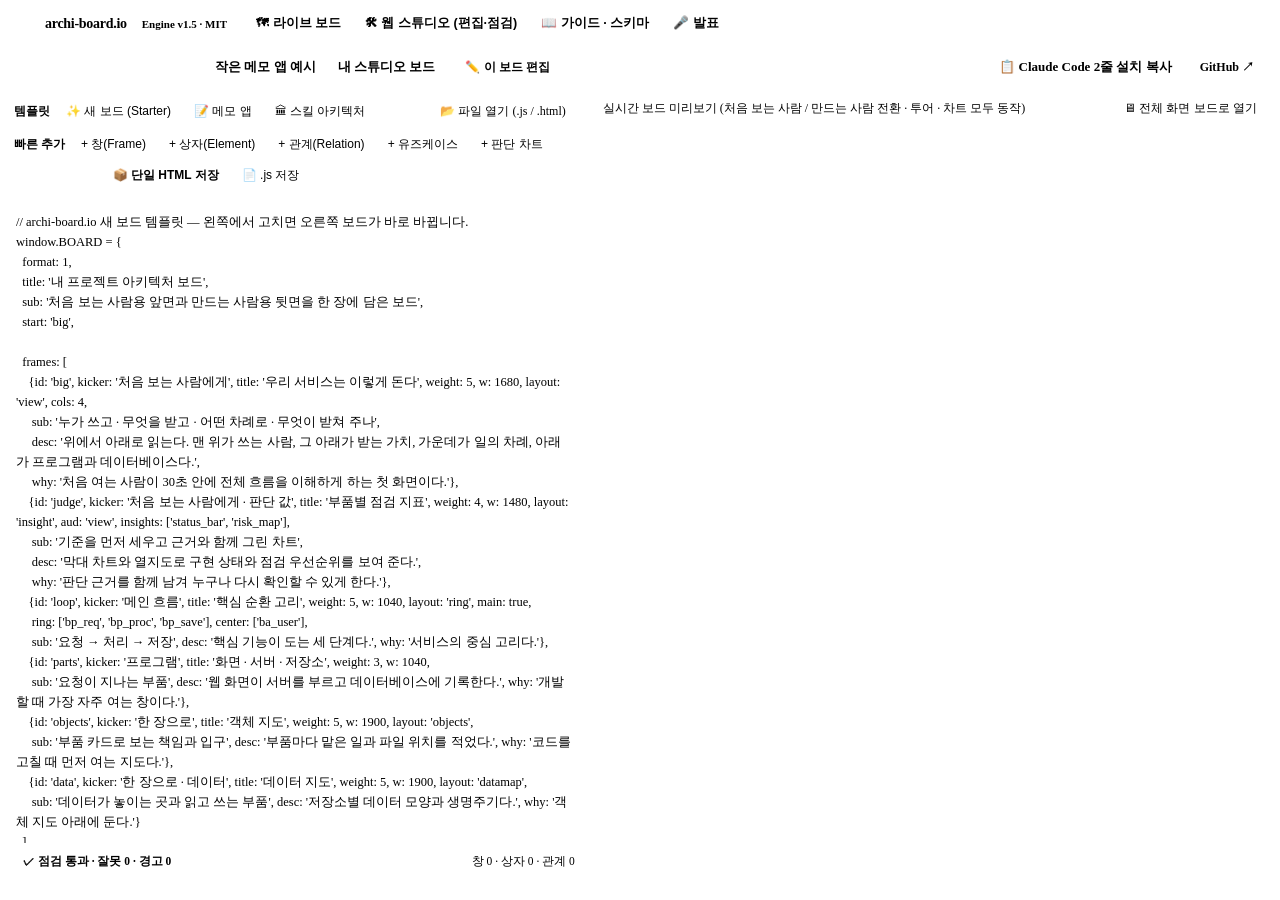
<file: showcase/index.src.html>
<!doctype html>
<html lang="ko">
<head>
<meta charset="utf-8">
<meta name="viewport" content="width=device-width,initial-scale=1">
<title>archi-board.io · 아키텍처 & 방법론 무한 보드 스튜디오</title>
<!--@CSS-->
<style>
  body { display: flex; flex-direction: column; margin: 0; height: 100vh; overflow: hidden; }
  .app { flex: 1; min-height: 0; height: auto; }

  /* ───────── archi-board.io 글로벌 상단 바 ───────── */
  .sc-bar {
    order: -1; flex: none; z-index: 30;
    background: var(--sheet); border-bottom: 1px solid var(--line2);
    padding: 7px max(16px, env(safe-area-inset-left, 0px));
    display: flex; align-items: center; justify-content: space-between; gap: 12px; flex-wrap: wrap;
    font-size: 12.5px; color: var(--ink);
    box-shadow: 0 1px 0 var(--shade);
  }
  .sc-left, .sc-right { display: flex; align-items: center; gap: 8px; flex-wrap: wrap; }
  .sc-badge {
    background: var(--acc); color: #fff; font-weight: 700; font-size: 12px;
    padding: 2px 8px; border-radius: 999px; letter-spacing: .02em;
  }
  .sc-left, .sc-center, .sc-right { display: flex; align-items: center; gap: 8px; flex-wrap: wrap; }
  .io-logo {
    display: inline-flex; align-items: center; gap: 7px;
    font-weight: 700; font-size: 14px; color: var(--ink); text-decoration: none;
    letter-spacing: -0.02em;
  }
  .io-logo-mark {
    width: 22px; height: 22px; border-radius: 6px;
    background: var(--acc); color: #fff;
    display: inline-flex; align-items: center; justify-content: center;
    font-family: var(--f-mono); font-size: 12px; font-weight: 700;
  }
  .io-ver {
    font-family: var(--f-mono); font-size: 11px; font-weight: 600;
    background: var(--acc-soft); color: var(--acc-ink);
    border: 1px solid color-mix(in srgb, var(--acc) 35%, transparent);
    padding: 1px 7px; border-radius: 999px;
  }
  .io-nav {
    display: inline-flex; gap: 2px; background: var(--soft);
    padding: 3px; border-radius: 9px; border: 1px solid var(--line);
  }
  .io-nav-btn {
    border: 0; background: none; padding: 5px 11px; border-radius: 6px;
    font-size: 12.5px; font-weight: 600; cursor: pointer; color: var(--ink2);
    display: inline-flex; align-items: center; gap: 5px;
  }
  .io-nav-btn:hover { color: var(--ink); }
  .io-nav-btn.on { background: var(--sheet); color: var(--acc-ink); box-shadow: 0 1px 3px var(--shade); }

  .sc-tabs {
    display: inline-flex; gap: 2px; background: var(--soft);
    padding: 2px; border-radius: 8px; border: 1px solid var(--line);
  }
  .sc-tab {
    border: 0; background: none; padding: 4px 10px; border-radius: 6px;
    font-size: 13px; font-weight: 600; cursor: pointer; color: var(--ink2); text-decoration: none;
  }
  .sc-tab:hover { color: var(--ink); }
  .sc-tab.on { background: var(--acc); color: #fff; }

  .sc-copy {
    border: 1px solid var(--acc); background: var(--sheet); color: var(--acc-ink);
    border-radius: 7px; padding: 4px 10px; font-size: 13px; font-weight: 600; cursor: pointer;
    font-family: var(--f-ui); /* 한글이 고정폭 글꼴에서 벌어지지 않게 */
  }
  .sc-copy:hover { filter: brightness(0.97); }
  .sc-btn-ghost {
    border: 1px solid var(--line2); background: var(--sheet); color: var(--ink2);
    border-radius: 7px; padding: 5px 10px; font-size: 12px; font-weight: 600; cursor: pointer;
    text-decoration: none;
  }
  .sc-btn-ghost:hover { border-color: var(--acc); color: var(--ink); }

  /* ───────── 웹 스튜디오 (Studio View) ───────── */
  .io-studio {
    flex: 1; min-height: 0;
    display: grid; grid-template-columns: minmax(420px, 46%) 1fr;
    background: var(--board); overflow: hidden;
  }
  .st-left {
    display: flex; flex-direction: column; min-height: 0;
    background: var(--sheet); border-right: 1px solid var(--line2);
  }
  .st-toolbar {
    padding: 10px 14px; border-bottom: 1px solid var(--line);
    display: flex; flex-direction: column; gap: 8px; background: var(--soft);
  }
  .st-row {
    display: flex; align-items: center; justify-content: space-between; gap: 6px; flex-wrap: wrap;
  }
  .st-group { display: flex; align-items: center; gap: 5px; flex-wrap: wrap; }
  .st-label { font-size: 11.5px; font-weight: 700; color: var(--mute); margin-right: 2px; }
  .st-btn {
    border: 1px solid var(--line2); background: var(--sheet); color: var(--ink);
    border-radius: 6px; padding: 4px 9px; font-size: 12px; font-weight: 500; cursor: pointer;
    display: inline-flex; align-items: center; gap: 4px;
  }
  .st-btn:hover { border-color: var(--acc); color: var(--acc-ink); }
  .st-btn.pri { background: var(--acc); border-color: var(--acc); color: #fff; font-weight: 600; }
  .st-btn.pri:hover { filter: brightness(1.06); color: #fff; }
  .st-btn.soft { background: var(--acc-soft); border-color: var(--acc); color: var(--acc-ink); font-weight: 600; }

  .st-editor-wrap {
    flex: 1; min-height: 0; position: relative; display: flex; flex-direction: column;
  }
  .st-code {
    flex: 1; width: 100%; min-height: 0; resize: none; border: 0; outline: none;
    padding: 14px 16px; background: var(--sheet); color: var(--ink);
    font-family: var(--f-mono); font-size: 12.5px; line-height: 1.6;
    tab-size: 2; box-sizing: border-box;
  }

  /* 브라우저 내장 check.mjs 진단 바 & 드로어 */
  .st-check-bar {
    padding: 8px 14px; border-top: 1px solid var(--line);
    background: var(--soft); display: flex; align-items: center; justify-content: space-between;
    gap: 10px; font-size: 12px; cursor: pointer; user-select: none;
  }
  .st-check-badge {
    display: inline-flex; align-items: center; gap: 6px;
    font-weight: 700; padding: 3px 9px; border-radius: 999px; font-size: 11.5px;
  }
  .st-check-badge.ok { background: var(--okbg); color: var(--ok); }
  .st-check-badge.warn { background: var(--warnbg); color: var(--warn); }
  .st-check-badge.bad { background: var(--badbg); color: var(--bad); }
  .st-check-stats { font-family: var(--f-mono); font-size: 11.5px; color: var(--mute); }

  .st-diag-drawer {
    max-height: 190px; overflow-y: auto; border-top: 1px solid var(--line);
    background: var(--sheet); padding: 10px 14px; font-size: 12px;
    display: flex; flex-direction: column; gap: 5px;
  }
  .st-diag-item {
    font-family: var(--f-mono); font-size: 11.5px; padding: 5px 8px; border-radius: 6px;
    line-height: 1.45;
  }
  .st-diag-item.err { background: var(--badbg); color: var(--bad); font-weight: 600; }
  .st-diag-item.warn { background: var(--warnbg); color: var(--warn); }
  .st-diag-item.ok { background: var(--okbg); color: var(--ok); }

  .st-right {
    display: flex; flex-direction: column; min-height: 0; position: relative;
    background: var(--board);
  }
  .st-preview-bar {
    padding: 7px 14px; background: var(--sheet); border-bottom: 1px solid var(--line);
    display: flex; align-items: center; justify-content: space-between; gap: 10px;
    font-size: 12px; color: var(--mute);
  }
  .st-iframe {
    flex: 1; width: 100%; height: 100%; border: 0; background: var(--board);
  }

  /* ───────── 공식 소개 · 문서 허브 (Docs View) ───────── */
  .io-talk { flex: 1; min-height: 0; display: flex; background: var(--board); }
  .io-talk[hidden] { display: none; }
  .io-talk-frame { flex: 1; width: 100%; height: 100%; border: 0; background: var(--board); }

  .io-docs {
    flex: 1; min-height: 0; overflow-y: auto;
    background: var(--board);
    background-image: radial-gradient(var(--dot) 1.1px, transparent 1.3px);
    background-size: 22px 22px;
    padding: 32px max(20px, 5vw) 64px;
  }
  .doc-container {
    max-width: 1160px; margin: 0 auto;
    display: flex; flex-direction: column; gap: 26px;
  }
  .doc-hero {
    background: var(--sheet); border: 1px solid var(--line2); border-radius: 18px;
    padding: 32px; box-shadow: 0 12px 32px -18px var(--shade);
    display: grid; grid-template-columns: 1.25fr 1fr; gap: 28px; align-items: center;
  }
  .doc-kicker {
    display: inline-block; font-family: var(--f-mono); font-size: 12px; font-weight: 700;
    color: var(--acc-ink); background: var(--acc-soft); padding: 4px 10px; border-radius: 999px;
    margin-bottom: 10px;
  }
  .doc-hero h1 {
    margin: 0 0 12px; font-size: clamp(24px, 2.6vw, 34px); line-height: 1.28; letter-spacing: -0.02em;
  }
  .doc-hero p {
    margin: 0 0 20px; font-size: 15px; line-height: 1.65; color: var(--ink2);
  }
  .doc-install-box {
    background: var(--soft); border: 1px solid var(--acc); border-radius: 14px;
    padding: 18px 20px; display: flex; flex-direction: column; gap: 12px;
  }
  .doc-install-head {
    display: flex; align-items: center; justify-content: space-between; gap: 8px;
    font-size: 12.5px; font-weight: 700; color: var(--acc-ink);
  }
  .doc-pre {
    margin: 0; padding: 12px 14px; background: var(--sheet); border: 1px solid var(--line);
    border-radius: 9px; font-family: var(--f-mono); font-size: 12.5px; line-height: 1.65;
    color: var(--ink); overflow-x: auto;
  }
  .doc-prompt-chips {
    display: flex; gap: 6px; flex-wrap: wrap;
  }
  .doc-prompt-chip {
    border: 1px solid var(--line2); background: var(--sheet); color: var(--ink2);
    border-radius: 999px; padding: 5px 11px; font-size: 12px; cursor: pointer;
  }
  .doc-prompt-chip:hover { border-color: var(--acc); color: var(--acc-ink); }

  .doc-grid-2 {
    display: grid; grid-template-columns: 1fr 1fr; gap: 20px;
  }
  .doc-card {
    background: var(--sheet); border: 1px solid var(--line2); border-radius: 16px;
    padding: 24px; display: flex; flex-direction: column; gap: 14px;
    box-shadow: 0 8px 24px -18px var(--shade);
  }
  .doc-card h2 { margin: 0; font-size: 19px; letter-spacing: -0.01em; }
  .doc-card p { margin: 0; font-size: 13.5px; color: var(--ink2); line-height: 1.6; }

  .type-grid {
    display: grid; grid-template-columns: repeat(auto-fill, minmax(200px, 1fr)); gap: 8px;
  }
  .type-pill {
    border: 1px solid color-mix(in srgb, var(--ink) 22%, transparent);
    border-radius: 8px; padding: 8px 10px; cursor: pointer; text-align: left;
    display: flex; flex-direction: column; gap: 2px; transition: transform 0.12s;
  }
  .type-pill:hover { transform: translateY(-1px); border-color: var(--acc); }
  .type-pill[data-l="mot"] { background: var(--l-mot); }
  .type-pill[data-l="str"] { background: var(--l-str); }
  .type-pill[data-l="bus"] { background: var(--l-bus); }
  .type-pill[data-l="app"] { background: var(--l-app); }
  .type-pill[data-l="tec"] { background: var(--l-tec); }
  .type-pill[data-l="imp"] { background: var(--l-imp); }
  .type-pill code { font-family: var(--f-mono); font-size: 12px; font-weight: 700; color: var(--ink); }
  .type-pill span { font-size: 12px; color: var(--ink2); }

  .rel-table {
    width: 100%; border-collapse: collapse; font-size: 13px;
  }
  .rel-table th, .rel-table td {
    padding: 8px 10px; border-bottom: 1px solid var(--line); text-align: left;
  }
  .rel-table th { font-size: 12px; color: var(--mute); font-weight: 600; }
  .rel-table code { font-family: var(--f-mono); font-weight: 600; color: var(--acc-ink); }

  @media (max-width: 960px) {
    .io-studio { grid-template-columns: 1fr; grid-template-rows: 1fr 1fr; }
    .doc-hero, .doc-grid-2 { grid-template-columns: 1fr; }
  }
  .sc-x:hover { background: var(--sheet); color: var(--ink); }
  /* 글자 대비 4.5:1 — 밝은 파랑 바탕(어두운 테마)에는 어두운 글자를 쓴다 */
  @media (prefers-color-scheme: dark) { :root:not([data-theme="light"]) .sc-badge, :root:not([data-theme="light"]) .sc-tab.on { color: #0C0F14; } }
  :root[data-theme="dark"] .sc-badge, :root[data-theme="dark"] .sc-tab.on { color: #0C0F14; }
  @media (max-width: 720px) { .sc-steps { display: none; } }
</style>
</head>
<body>
<aside class="sc-bar" id="scBar" aria-label="archi-board.io 글로벌 탐색 바">
  <div class="sc-left">
    <a class="io-logo" href="?view=board">
      <span class="io-logo-mark">A</span>
      <span>archi-board.io</span>
    </a>
    <span class="io-ver">Engine v1.5 · MIT</span>
    <nav class="io-nav" aria-label="모드 전환">
      <button class="io-nav-btn on" type="button" data-view="board" id="navBoard">🗺 라이브 보드</button>
      <button class="io-nav-btn" type="button" data-view="studio" id="navStudio">🛠 웹 스튜디오 (편집·점검)</button>
      <button class="io-nav-btn" type="button" data-view="docs" id="navDocs">📖 가이드 · 스키마</button>
      <button class="io-nav-btn" type="button" data-view="talk" id="navTalk">🎤 발표</button>
    </nav>
  </div>

  <div class="sc-center" id="boardSwitcherWrap">
    <nav class="sc-tabs" aria-label="예시 보드 선택">
      <a class="sc-tab" id="tabSelf" href="?board=self">스킬 아키텍처 · 4계층 BPMN</a>
      <a class="sc-tab" id="tabMemo" href="?board=memo">작은 메모 앱 예시</a>
      <a class="sc-tab" id="tabCustom" href="?board=custom">내 스튜디오 보드</a>
    </nav>
    <button class="sc-btn-ghost" type="button" id="btnEditCurrent" title="지금 보고 있는 보드를 웹 스튜디오에서 편집합니다">✏️ 이 보드 편집</button>
  </div>

  <div class="sc-right">
    <button class="sc-copy" type="button" id="scCopy" title="/plugin marketplace add gamercross/archi-board&#10;/plugin install archi-board@archi-board">📋 Claude Code 2줄 설치 복사</button>
    <a class="sc-btn-ghost" href="https://github.com/gamercross/archi-board" target="_blank" rel="noopener">GitHub ↗</a>
  </div>
</aside>

<!-- ───────── 2. 웹 스튜디오 (Studio View) ───────── -->
<section class="io-studio" id="studioView" hidden aria-label="archi-board.io 웹 스튜디오">
  <div class="st-left">
    <div class="st-toolbar">
      <div class="st-row">
        <div class="st-group">
          <span class="st-label">템플릿</span>
          <button class="st-btn" type="button" data-preset="starter">✨ 새 보드 (Starter)</button>
          <button class="st-btn" type="button" data-preset="memo">📝 메모 앱</button>
          <button class="st-btn" type="button" data-preset="self">🏛 스킬 아키텍처</button>
        </div>
        <div class="st-group">
          <label class="st-btn" for="stFileInput" title="board-data.js 또는 묶은 board.single.html 파일을 불러와 데이터를 추출합니다 (unpack 내장)">📂 파일 열기 (.js / .html)</label>
          <input type="file" id="stFileInput" accept=".js,.html,.htm" hidden>
        </div>
      </div>
      <div class="st-row">
        <div class="st-group">
          <span class="st-label">빠른 추가</span>
          <button class="st-btn" type="button" data-snip="frame">+ 창(Frame)</button>
          <button class="st-btn" type="button" data-snip="element">+ 상자(Element)</button>
          <button class="st-btn" type="button" data-snip="relation">+ 관계(Relation)</button>
          <button class="st-btn" type="button" data-snip="usecase">+ 유즈케이스</button>
          <button class="st-btn" type="button" data-snip="insight">+ 판단 차트</button>
        </div>
        <div class="st-group">
          <button class="st-btn pri" type="button" id="stRunBtn" title="단축키: Ctrl/⌘ + Enter">▶ 보드 갱신</button>
          <button class="st-btn soft" type="button" id="stExportSingle" title="엔진과 데이터를 한 파일로 묶어 다운로드합니다 (inline.mjs 동일)">📦 단일 HTML 저장</button>
          <button class="st-btn" type="button" id="stExportJs" title="board-data.js 파일만 저장합니다">📄 .js 저장</button>
        </div>
      </div>
    </div>

    <div class="st-editor-wrap">
      <textarea class="st-code" id="studioCode" spellcheck="false" aria-label="board-data.js 코드 편집기"></textarea>
    </div>

    <div class="st-check-bar" id="stCheckBar" title="클릭하여 상세 점검 결과 열기/닫기">
      <span class="st-check-badge ok" id="stCheckBadge">✓ 점검 통과 · 잘못 0 · 경고 0</span>
      <span class="st-check-stats" id="stCheckStats">창 0 · 상자 0 · 관계 0</span>
    </div>
    <div class="st-diag-drawer" id="stDiagDrawer" hidden></div>
  </div>

  <div class="st-right">
    <div class="st-preview-bar">
      <span>실시간 보드 미리보기 (처음 보는 사람 / 만드는 사람 전환 · 투어 · 차트 모두 동작)</span>
      <div class="st-group">
        <button class="st-btn" type="button" id="stOpenFull">🖥 전체 화면 보드로 열기</button>
      </div>
    </div>
    <iframe class="st-iframe" id="studioPreview" title="archi-board 실시간 미리보기"></iframe>
  </div>
</section>

<!-- ───────── 발표 슬라이드 (talks/ 안의 독립 페이지를 보드 안에서 보여 준다) ───────── -->
<section class="io-talk" id="talkView" hidden aria-label="발표 슬라이드">
  <iframe class="io-talk-frame" id="talkFrame" title="AI 시대, 무엇을 믿고 만들까 — 발표 슬라이드" data-src="talks/2026-11-18-sw-engineering/index.html" allowfullscreen></iframe>
</section>

<!-- ───────── 3. 공식 가이드 · 스키마 레퍼런스 (Docs View) ───────── -->
<section class="io-docs" id="docsView" hidden aria-label="archi-board.io 소개 및 스키마 문서">
  <div class="doc-container">
    <div class="doc-hero">
      <div>
        <span class="doc-kicker">archi-board.io · Architecture & Methodology Infinite Board</span>
        <h1>코드를 읽어 한 장의 무한 보드로.<br>처음 보는 사람과 만드는 사람 모두를 위해.</h1>
        <p>
          아키텍처 문서를 따로 그리지 마세요. 프로젝트 폴더에서 <b>"아키텍처 보드 만들어줘"</b> 한마디면
          처음 보는 사람용 <b>앞면(한 장 그림 · 차례 사슬 · 판단 차트)</b>과 엔지니어용 <b>뒷면(ArchiMate 6계층 · 객체 지도 · 데이터 지도 · 유저 스토리)</b>이 연결된 무한 보드가 완성됩니다.
        </p>
        <div class="doc-prompt-chips">
          <button class="doc-prompt-chip" type="button" data-copy="이 프로젝트 아키텍처 보드 만들어줘">💬 "이 프로젝트 아키텍처 보드 만들어줘"</button>
          <button class="doc-prompt-chip" type="button" data-copy="처음 보는 사람도 5초 안에 이해하게 앞면 한 장 그림부터 그려줘">💬 "5초 안에 이해하게 앞면부터 그려줘"</button>
          <button class="doc-prompt-chip" type="button" data-copy="부품별 위험도와 데이터 흐름을 판단 차트(insights)로 보여줘">💬 "부품별 위험도를 열지도로 보여줘"</button>
          <button class="doc-prompt-chip" type="button" data-copy="인터넷 없이 열 수 있게 보드 한 파일로 묶어줘">💬 "보드 한 파일로 묶어줘"</button>
        </div>
      </div>

      <div class="doc-install-box">
        <div class="doc-install-head">
          <span>⚡ Claude Code 2줄 설치</span>
          <button class="st-btn pri" type="button" id="docCopyInstall">명령어 복사</button>
        </div>
        <pre class="doc-pre"><code>/plugin marketplace add gamercross/archi-board
/plugin install archi-board@archi-board</code></pre>
        <p style="margin:0;font-size:12px;color:var(--mute);">
          • 설치 없이 지금 바로 브라우저에서 만들어 보려면 상단의 <b>🛠 웹 스튜디오</b> 탭을 여세요.<br>
          • 이미 묶은 <code>board.single.html</code> 파일을 스튜디오에 끌어다 놓으면 원본 <code>board-data.js</code>가 자동 추출됩니다.
        </p>
      </div>
    </div>

    <div class="doc-grid-2">
      <div class="doc-card">
        <h2>앞면 — 처음 보는 사람 (5초 시험)</h2>
        <p>
          사용자 · 평가자 · 새 팀원이 보드를 열자마자 부품 이름과 코드 경로를 보면 길을 잃습니다.
          앞면(<code>layout: 'view'</code> · <code>layout: 'insight'</code>)은 코드 식별자 없이 쉬운 말로
          <b>① 누가 쓰나 ② 무엇을 받나 ③ 어떤 차례로 도나 ④ 무엇이 받쳐 주나</b>를 25개 안쪽의 상자로 보여 줍니다.
        </p>
        <div class="st-group">
          <span class="io-ver">layout: 'view' (한 장 그림 · 차례 그림)</span>
          <span class="io-ver">layout: 'insight' (기준 · 값 · 근거 차트)</span>
        </div>
      </div>

      <div class="doc-card">
        <h2>뒷면 — 만드는 사람 (코드 사실주의)</h2>
        <p>
          앞면 상자의 <code>see</code>를 누르면 만드는 사람 쪽으로 즉시 이어집니다.
          코드에서 실제로 확인한 부품(<code>objectMap</code>), 저장소와 데이터 생명주기(<code>dataMap</code>),
          장면마다 순서도 점이 함께 움직이는 유저 스토리(<code>usecases[].story</code>)가 한 장에서 맞물립니다.
        </p>
        <div class="st-group">
          <span class="io-ver">layout: 'objects' · 'datamap'</span>
          <span class="io-ver">layout: 'ring' · 'rows' · 'cards' · 'time'</span>
        </div>
      </div>
    </div>

    <div class="doc-card">
      <div class="st-row">
        <div>
          <h2>ArchiMate 6계층 상자 종류 (27 TYPES) — 클릭하면 스튜디오 코드 복사</h2>
          <p>모든 상자(<code>elements</code>)는 아래 27가지 표준 종류(<code>t</code>) 중 하나를 쓰며, 종류에 따라 층(색깔)과 귀퉁이 모양이 자동으로 정해집니다.</p>
        </div>
      </div>
      <div class="type-grid" id="docTypeGrid"></div>
    </div>

    <div class="doc-grid-2">
      <div class="doc-card">
        <h2>표준 관계 10종 (RELS)</h2>
        <table class="rel-table">
          <thead><tr><th>코드 (type)</th><th>보드 표시 뜻</th><th>ArchiMate 표준</th></tr></thead>
          <tbody id="docRelBody"></tbody>
        </table>
      </div>

      <div class="doc-card">
        <h2>CLI & 커스텀 도메인 (archi-board.io) 안내</h2>
        <pre class="doc-pre"><code># 1. 데이터 무결성 점검 (브라우저 없이 실행)
node skills/archi-board/scripts/check.mjs docs/board/board-data.js

# 2. 오프라인·아티팩트용 단일 HTML 묶기
node skills/archi-board/scripts/inline.mjs docs/board

# 3. 묶은 HTML에서 board-data.js 다시 꺼내기
node skills/archi-board/scripts/unpack.mjs board.single.html ./out

# 4. 루트 index.html (archi-board.io) 빌드 및 점검
node tools/build-showcase.mjs
node tools/build-showcase.mjs --check</code></pre>
        <p>
          <b>GitHub Pages 도메인 연결:</b> 도메인 등록 후 저장소 Settings → Pages → Custom domain에
          <code>archi-board.io</code>를 입력하면 이 스튜디오와 엔진(<code>/engine/v1/</code>)이 그대로 호스팅됩니다.
        </p>
      </div>
    </div>
  </div>
</section>

<!--@BOARDS-->
<script>
(() => {
  const B = window.__B || {};
  const B_SRC = window.__B_SRC || {};
  const LS_KEY = 'archi-board.io:custom-src:v1';

  // 새 보드 시작 템플릿 (잘못 0 · 경고 0 통과 보장)
  const STARTER_SRC = `// archi-board.io 새 보드 템플릿 — 왼쪽에서 고치면 오른쪽 보드가 바로 바뀝니다.
window.BOARD = {
  format: 1,
  title: '내 프로젝트 아키텍처 보드',
  sub: '처음 보는 사람용 앞면과 만드는 사람용 뒷면을 한 장에 담은 보드',
  start: 'big',

  frames: [
    {id: 'big', kicker: '처음 보는 사람에게', title: '우리 서비스는 이렇게 돈다', weight: 5, w: 1680, layout: 'view', cols: 4,
     sub: '누가 쓰고 · 무엇을 받고 · 어떤 차례로 · 무엇이 받쳐 주나',
     desc: '위에서 아래로 읽는다. 맨 위가 쓰는 사람, 그 아래가 받는 가치, 가운데가 일의 차례, 아래가 프로그램과 데이터베이스다.',
     why: '처음 여는 사람이 30초 안에 전체 흐름을 이해하게 하는 첫 화면이다.'},
    {id: 'judge', kicker: '처음 보는 사람에게 · 판단 값', title: '부품별 점검 지표', weight: 4, w: 1480, layout: 'insight', aud: 'view', insights: ['status_bar', 'risk_map'],
     sub: '기준을 먼저 세우고 근거와 함께 그린 차트',
     desc: '막대 차트와 열지도로 구현 상태와 점검 우선순위를 보여 준다.',
     why: '판단 근거를 함께 남겨 누구나 다시 확인할 수 있게 한다.'},
    {id: 'loop', kicker: '메인 흐름', title: '핵심 순환 고리', weight: 5, w: 1040, layout: 'ring', main: true,
     ring: ['bp_req', 'bp_proc', 'bp_save'], center: ['ba_user'],
     sub: '요청 → 처리 → 저장', desc: '핵심 기능이 도는 세 단계다.', why: '서비스의 중심 고리다.'},
    {id: 'parts', kicker: '프로그램', title: '화면 · 서버 · 저장소', weight: 3, w: 1040,
     sub: '요청이 지나는 부품', desc: '웹 화면이 서버를 부르고 데이터베이스에 기록한다.', why: '개발할 때 가장 자주 여는 창이다.'},
    {id: 'objects', kicker: '한 장으로', title: '객체 지도', weight: 5, w: 1900, layout: 'objects',
     sub: '부품 카드로 보는 책임과 입구', desc: '부품마다 맡은 일과 파일 위치를 적었다.', why: '코드를 고칠 때 먼저 여는 지도다.'},
    {id: 'data', kicker: '한 장으로 · 데이터', title: '데이터 지도', weight: 5, w: 1900, layout: 'datamap',
     sub: '데이터가 놓이는 곳과 읽고 쓰는 부품', desc: '저장소별 데이터 모양과 생명주기다.', why: '객체 지도 아래에 둔다.'}
  ],

  elements: [
    {f: 'big', id: 'v_user', t: 'bactor', n: '서비스 사용자', sub: '빠른 처리를 원한다', d: '서비스를 여는 사람.'},
    {f: 'big', id: 'v_val', t: 'bservice', n: '원클릭 작업 처리', sub: '복잡한 절차 없이', d: '한 번의 요청으로 결과를 받는다.', col: 1},
    {f: 'big', id: 'v_ev', t: 'bevent', n: '작업 시작', col: 0},
    {f: 'big', id: 'v_flow', t: 'bprocess', n: '핵심 처리 차례', col: 1, span: 3, kids: ['v_1', 'v_2', 'v_3']},
    {f: 'big', id: 'v_1', t: 'bprocess', n: '입력한다', d: '화면에서 내용을 적는다.'},
    {f: 'big', id: 'v_2', t: 'bprocess', n: '검증·처리한다', d: '서버가 규칙을 확인한다.'},
    {f: 'big', id: 'v_3', t: 'bprocess', n: '보관한다', d: '데이터베이스에 안전하게 남긴다.'},
    {f: 'big', id: 'v_web', t: 'acomp', n: '웹 화면', sub: '입력과 결과 표시', d: '브라우저 화면.', col: 1, see: 'ac_web'},
    {f: 'big', id: 'v_api', t: 'acomp', n: 'API 서버', sub: '규칙 검사와 저장', d: '백엔드 서버.', col: 2, see: 'ac_api'},
    {f: 'big', id: 'v_db', t: 'node', n: '데이터베이스', sub: '영구 보관', d: '운영 저장소.', col: 2, see: 'node_db'},

    {f: 'loop', id: 'ba_user', t: 'bactor', n: '사용자', s: 'done'},
    {f: 'loop', id: 'bp_req', t: 'bprocess', n: '요청 입력', d: '화면에서 작업을 요청한다.', s: 'done'},
    {f: 'loop', id: 'bp_proc', t: 'bprocess', n: '규칙 처리', d: '서버가 요청을 검증한다.', s: 'done'},
    {f: 'loop', id: 'bp_save', t: 'bprocess', n: '결과 저장', d: '저장소에 기록한다.', s: 'done'},

    {f: 'parts', id: 'ac_web', t: 'acomp', n: '웹 클라이언트', d: '사용자 입력과 화면 렌더링.', s: 'done', c: 'src/web/app.js'},
    {f: 'parts', id: 'ac_api', t: 'acomp', n: '백엔드 서버', d: '비즈니스 규칙과 API 제공.', s: 'done', c: 'src/server/api.js'},
    {f: 'parts', id: 'do_item', t: 'dobject', n: '작업 데이터', d: 'id · 내용 · 상태 · 생성 시각.', s: 'done'},
    {f: 'parts', id: 'node_db', t: 'node', n: '데이터베이스', d: '작업 내역을 영구 저장한다.', s: 'done'}
  ],

  relations: [
    ['v_user', 'v_flow', 'assignment'], ['v_val', 'v_user', 'serving'], ['v_3', 'v_val', 'realization'],
    ['v_ev', 'v_flow', 'triggering'], ['v_web', 'v_1', 'serving'], ['v_api', 'v_2', 'serving'],
    ['v_web', 'v_api', 'flow'], ['v_db', 'v_api', 'serving'],
    ['ba_user', 'bp_req', 'assignment'], ['bp_req', 'bp_proc', 'triggering'], ['bp_proc', 'bp_save', 'triggering'],
    ['ac_web', 'bp_req', 'serving'], ['ac_api', 'bp_proc', 'serving'], ['ac_web', 'ac_api', 'flow'],
    ['ac_api', 'do_item', 'access'], ['node_db', 'ac_api', 'serving']
  ],

  flows: [
    ['loop', 'parts', '부품이 흐름을 실행'],
    ['objects', 'data', '부품이 읽고 쓰는 데이터']
  ],

  tour: [
    {t: '한 장 요약', f: ['big'], ids: ['v_user', 'v_val'], p: '누가 쓰고 어떤 차례로 도는지 한눈에 보여 줍니다.'},
    {t: '핵심 순환 고리', f: ['loop'], ids: ['ba_user', 'bp_req', 'bp_proc', 'bp_save'], p: '요청 → 처리 → 저장의 핵심 고리입니다.'},
    {t: '객체 지도', f: ['objects'], ids: [], p: '각 부품 카드를 눌러 코드 위치와 책임을 확인합니다.'}
  ],

  lanes: {user: ['사용자', 'ba_user'], web: ['웹 화면', 'ac_web'], api: ['백엔드 서버', 'ac_api'], db: ['데이터베이스', 'node_db']},

  usecases: [
    {id: 'create_item', f: 'parts', s: '작업 생성', t: '새 작업을 등록한다', d: '입력부터 저장까지.', lanes: ['user', 'web', 'api', 'db'], steps: [
      ['user', 'web', '내용을 적고 등록을 누른다'],
      ['web', 'api', '작업 생성을 요청한다', 'POST /api/items'],
      ['api', 'db', '새 줄을 저장한다', 'INSERT items'],
      ['db', 'api', '생성된 id 반환', '', {r: true}],
      ['api', 'web', '등록 완료 응답', '201 Created', {r: true}]
    ],
    story: {
      who: 'ba_user', want: '새 작업을 빠르게 등록하고 싶다', why: '할 일을 놓치지 않으려고',
      summary: '사용자가 내용을 입력하면 서버가 검증 후 데이터베이스에 저장하고 결과를 돌려준다.',
      scenes: [
        {steps: [0], title: '내용 입력 및 등록', sees: '입력 폼과 등록 버튼', basis: ['src/web/app.js — 등록 폼']},
        {steps: [1, 2, 3], title: '서버 검증 및 DB 저장'},
        {steps: [4], title: '등록 완료 표시', sees: '목록에 새 작업 추가됨', basis: ['src/web/app.js — 응답 201 처리']}
      ]
    }}
  ],

  objectMap: {
    packages: [
      {id: 'pkg_user', row: 0, l: 'bus', n: '사용자', d: '서비스 이용 주체.', ids: ['ba_user']},
      {id: 'pkg_app', row: 1, l: 'app', n: '애플리케이션', d: '화면과 서버.', ids: ['ac_web', 'ac_api']},
      {id: 'pkg_infra', row: 2, l: 'tec', n: '저장소', d: '데이터 보관.', ids: ['node_db']}
    ],
    objects: {
      ba_user: {name: '사용자', kind: '행위자', one: '작업을 등록하고 조회한다', what: '서비스 사용자.', why: '모든 흐름의 출발점이다.'},
      ac_web: {name: '웹 클라이언트', kind: '화면', one: '입력을 받고 결과를 그린다', what: '브라우저 UI.', why: '사용자와 서버를 잇는다.', files: ['src/web/app.js']},
      ac_api: {name: '백엔드 서버', kind: '서버', one: '요청을 검증하고 저장소에 기록한다', what: 'API 서버.', why: '데이터 무결성을 보장한다.', files: ['src/server/api.js']},
      node_db: {name: '데이터베이스', kind: '저장소', one: '작업 데이터를 영구 보관한다', what: '관계형 DB.', why: '재시작해도 데이터가 남아야 한다.', files: ['src/server/schema.sql']}
    },
    journey: ['create_item']
  },

  dataMap: {
    stores: [
      {id: 'st_db', n: '데이터베이스', l: 'tec', life: '영구 보관', d: '서버만 읽고 쓴다.'}
    ],
    data: [
      {id: 'd_items', st: 'st_db', n: '작업 테이블', k: 'items', one: '등록된 작업 목록',
       shape: ['id', 'title — 작업 이름', 'status — 상태', 'created_at'],
       w: [['ac_api', 'POST /api/items']], r: [['ac_api', 'GET /api/items']],
       life: '삭제 전까지 보관.', tests: ['tests/items.test.js']}
    ],
    flow: [
      {o: 'ac_api', t: '작업 저장 및 조회', d: '데이터베이스 기록', dm: ['d_items']}
    ]
  },

  insights: [
    {id: 'status_bar', f: 'loop', type: 'bar', t: '상자 구현 상태', unit: '개',
     d: '보드에 정의된 상자의 완료 현황.',
     items: [['done', 8], ['part', 0], ['todo', 0]],
     basis: ['elements 배열의 상태(s) 집계']},
    {id: 'risk_map', f: 'parts', type: 'heatmap', t: '부품별 점검 중요도',
     d: '배포 전 우선 확인해야 할 항목.',
     rows: ['ac_web', 'ac_api', 'node_db'], cols: ['보안', '테스트', '복구'],
     values: [[1, 2, 1], [2, 1, 2], [2, 2, 1]],
     scale: {min: 1, max: 3, labels: ['양호', '보통', '집중 점검'], high: 'bad'},
     rubric: ['1 — 양호: 자동 검증 완료', '2 — 보통: 수동 확인 필요', '3 — 집중 점검: 추가 방어 필요'],
     basis: ['src/server/api.js · tests/items.test.js 기준']}
  ],

  arrange: [
    [['objects'], ['data']],
    [['loop', 'parts']]
  ]
};
`;

  // custom 보드 로드 (localStorage에 있으면 복원)
  function evalBoardSrc(src) {
    const win = {};
    const fn = new Function('window', src + '\n;return window.BOARD;');
    return fn(win);
  }
  try {
    const saved = localStorage.getItem(LS_KEY);
    B.custom = evalBoardSrc(saved || STARTER_SRC);
  } catch (_) {
    B.custom = evalBoardSrc(STARTER_SRC);
  }

  const params = new URLSearchParams(location.search);
  const qBoard = params.get('board') || 'self';
  const boardKey = B[qBoard] ? qBoard : 'self';
  window.BOARD = B[boardKey]; // 엔진이 읽는 자리

  const tabMap = { self: 'tabSelf', memo: 'tabMemo', custom: 'tabCustom' };
  const activeTabEl = document.getElementById(tabMap[boardKey] || 'tabSelf');
  if (activeTabEl) activeTabEl.classList.add('on');

  // 클립보드 복사 유틸
  async function copyText(text, btn, doneLabel) {
    const orig = btn.textContent;
    try { await navigator.clipboard.writeText(text); btn.textContent = doneLabel || '✓ 복사됨!'; }
    catch (_) { prompt('아래 내용을 복사하세요:', text); }
    setTimeout(() => { btn.textContent = orig; }, 2000);
  }

  const INSTALL_CMD = '/plugin marketplace add gamercross/archi-board\n/plugin install archi-board@archi-board';
  document.getElementById('scCopy').addEventListener('click', function () {
    copyText(INSTALL_CMD, this, '✓ 설치 명령어 복사됨!');
  });
  document.getElementById('docCopyInstall').addEventListener('click', function () {
    copyText(INSTALL_CMD, this, '✓ 복사 완료!');
  });
  document.querySelectorAll('.doc-prompt-chip').forEach(chip => {
    chip.addEventListener('click', function () {
      copyText(this.dataset.copy, this, '✓ 프롬프트 복사됨!');
    });
  });

  // 엔진이 렌더링된 뒤 Studio / Docs 뷰 제어 초기화
  window.addEventListener('DOMContentLoaded', () => {
    const appEl = document.getElementById('app');
    const studioEl = document.getElementById('studioView');
    const docsEl = document.getElementById('docsView');
    const talkEl = document.getElementById('talkView');
    const talkFrame = document.getElementById('talkFrame');
    const switcherWrap = document.getElementById('boardSwitcherWrap');
    const navBtns = [...document.querySelectorAll('.io-nav-btn[data-view]')];

    const engineCssText = (document.querySelector('head > style') || {}).textContent || '';
    const bodyScripts = [...document.querySelectorAll('body > script')];
    const engineJsText = (bodyScripts[bodyScripts.length - 1] || {}).textContent || '';

    // ───────── 표준 모델 & 브라우저 내장 check.mjs ─────────
    const TYPES = {
      stakeholder:['이해관계자','Stakeholder','mot','cut'], driver:['동인','Driver','mot','cut'], assessment:['평가','Assessment','mot','cut'],
      goal:['목표','Goal','mot','cut'], outcome:['결과','Outcome','mot','cut'], principle:['원칙','Principle','mot','cut'], constraint:['제약','Constraint','mot','cut'],
      capability:['능력','Capability','str','round'], resource:['자원','Resource','str','square'], course:['행동 방침','Course of Action','str','round'],
      bactor:['업무 행위자','Business Actor','bus','square'], brole:['업무 역할','Business Role','bus','square'], bprocess:['업무 프로세스','Business Process','bus','round'],
      bservice:['업무 서비스','Business Service','bus','pill'], bevent:['업무 사건','Business Event','bus','event'], bobject:['업무 객체','Business Object','bus','square'], product:['상품','Product','bus','square'],
      acomp:['프로그램 구성요소','Application Component','app','square'], aiface:['프로그램 접점','Application Interface','app','square'],
      aservice:['프로그램 서비스','Application Service','app','pill'], dobject:['데이터 객체','Data Object','app','square'],
      node:['노드','Node','tec','square'], syssw:['시스템 소프트웨어','System Software','tec','square'], tservice:['기술 서비스','Technology Service','tec','pill'],
      artifact:['산출물','Artifact','tec','square'], plateau:['단계(고원)','Plateau','imp','square'], wp:['작업 묶음','Work Package','imp','round']
    };
    const RELS = {
      realization:['실현한다','Realization'], serving:['지원한다','Serving'], assignment:['맡는다','Assignment'], access:['읽고 쓴다','Access'],
      flow:['넘겨준다','Flow'], triggering:['다음으로 이어진다','Triggering'], influence:['영향을 준다','Influence'],
      composition:['으로 이루어진다','Composition'], aggregation:['을 묶는다','Aggregation'], association:['와 관련된다','Association']
    };
    const INSIGHTS = {heatmap:'열지도', bar:'막대', sankey:'흐름도'};

    // Docs 레퍼런스 표 채우기
    const typeGrid = document.getElementById('docTypeGrid');
    if (typeGrid) {
      typeGrid.innerHTML = Object.entries(TYPES).map(([k, [ko, en, layer]]) =>
        `<button class="type-pill" type="button" data-l="${layer}" data-type="${k}" title="클릭하여 상자 코드 복사">
          <code>${k}</code>
          <span>${ko} · ${en}</span>
        </button>`
      ).join('');
      typeGrid.querySelectorAll('.type-pill').forEach(btn => {
        btn.addEventListener('click', function () {
          const t = this.dataset.type;
          const snip = `{f: 'big', id: '${t}_1', t: '${t}', n: '${TYPES[t][0]} 이름', d: '설명을 적는다.'}`;
          copyText(snip, this.querySelector('code'), '✓ 복사됨');
        });
      });
    }
    const relBody = document.getElementById('docRelBody');
    if (relBody) {
      relBody.innerHTML = Object.entries(RELS).map(([k, [ko, en]]) =>
        `<tr><td><code>${k}</code></td><td>${ko}</td><td>${en}</td></tr>`
      ).join('');
    }

    function runCheckInBrowser(srcText) {
      let BD;
      try { BD = evalBoardSrc(srcText); }
      catch (e) { return { ok: false, errs: [`문법 오류: ${e.message}`], warns: [], stats: '실행 실패', board: null }; }
      if (!BD || typeof BD !== 'object') return { ok: false, errs: ['window.BOARD 객체를 찾지 못했습니다.'], warns: [], stats: '데이터 없음', board: null };

      const errs = [], warns = [];
      const err = t => errs.push(t), warn = t => warns.push(t);
      const arr = v => (Array.isArray(v) ? v : []);
      const dup = (list, what) => { const s = new Set(); list.forEach(id => { if (s.has(id)) err(`${what} id가 겹친다: ${id}`); s.add(id); }); return s; };

      if (BD.format && Math.floor(BD.format) !== 1) err(`format ${BD.format} — 형식 1용이다`);
      const LAYOUTS = ['rows', 'ring', 'time', 'objects', 'datamap', 'matrix', 'screens', 'cards', 'view', 'insight'];
      const frames = arr(BD.frames), fid = dup(frames.map(f => f.id), '창');
      frames.forEach(f => {
        if (f.layout && !LAYOUTS.includes(f.layout)) err(`창 ${f.id}: 모르는 layout ${f.layout}`);
        if (!f.title) warn(`창 ${f.id}: title이 없다`);
      });
      ['objects', 'datamap', 'matrix', 'ring', 'screens'].forEach(l => {
        if (frames.filter(f => f.layout === l).length > 1) err(`layout '${l}' 창은 하나만 둘 수 있다`);
      });
      const els = arr(BD.elements).map(x => Array.isArray(x) ? { f: x[0], id: x[1], t: x[2], n: x[3], d: x[4], s: x[5], ...(x[7] || {}) } : x);
      const eid = dup(els.map(x => x.id), '상자');
      const ST = ['done', 'part', 'todo', 'cand', 'gone', 'rule', undefined, ''];
      els.forEach(x => {
        if (!fid.has(x.f)) err(`상자 ${x.id}: 없는 창 ${x.f}`);
        if (!TYPES[x.t]) err(`상자 ${x.id}: 모르는 종류 ${x.t}`);
        if (!ST.includes(x.s)) err(`상자 ${x.id}: 모르는 상태 ${x.s}`);
        if (!x.n) err(`상자 ${x.id}: 이름(n)이 없다`);
      });
      const views = frames.filter(f => f.layout === 'view');
      if (!views.length && !frames.some(f => f.aud === 'view')) warn(`처음 보는 사람용 그림(layout 'view')이 없다`);
      const CODEY = /\/api\/|#\d+|\b[A-Z]{1,3}-\d+\b|\.(js|mjs|ts|tsx|py|go|rs|java|json|md|ya?ml)\b|\b[a-z]+_[a-z_]+\b|\w+\(\)|=>|[{}<>]/;
      const OM = BD.objectMap;
      const objs = OM ? OM.objects || {} : {};
      views.forEach(f => {
        const its = els.filter(x => x.f === f.id);
        if (its.length > 30) warn(`창 ${f.id}: 한 장 그림에 상자 ${its.length}개 (권장 25개 안쪽)`);
        if (!f.desc) warn(`창 ${f.id}: desc(읽는 법)가 비었다`);
        its.forEach(x => {
          arr(x.kids).forEach(k => {
            const y = els.find(e => e.id === k);
            if (!y) err(`상자 ${x.id}: kids의 ${k}가 상자에 없다`);
            else if (y.f !== x.f) err(`상자 ${x.id}: kids의 ${k}는 같은 창(${x.f})에 있어야 한다`);
          });
          if (CODEY.test(x.n || '')) warn(`상자 ${x.id}: 앞면 이름에 코드 식별자 의심 — "${x.n}"`);
          if (x.see && !eid.has(x.see) && !fid.has(x.see) && !objs[x.see]) err(`상자 ${x.id}: see의 ${x.see}를 찾을 수 없다`);
        });
      });
      arr(BD.relations).forEach(r => {
        const [a, b, t] = Array.isArray(r) ? r : [r.from, r.to, r.type];
        if (!eid.has(a)) err(`관계 ${a} → ${b}: ${a}가 상자에 없다`);
        if (!eid.has(b)) err(`관계 ${a} → ${b}: ${b}가 상자에 없다`);
        if (!RELS[t]) err(`관계 ${a} → ${b}: 모르는 관계 ${t}`);
      });
      const DMAP = BD.dataMap;
      const stats = `창 ${frames.length} · 상자 ${els.length} · 관계 ${arr(BD.relations).length} · 유즈케이스 ${arr(BD.usecases).length} · 객체 ${Object.keys(objs).length} · 데이터 ${DMAP ? arr(DMAP.data).length : 0} · 판단 ${arr(BD.insights).length}`;
      return { ok: errs.length === 0, errs, warns, stats, board: BD };
    }

    // ───────── 스튜디오 편집기 & 실시간 프리뷰 ─────────
    const codeEl = document.getElementById('studioCode');
    const previewEl = document.getElementById('studioPreview');
    const badgeEl = document.getElementById('stCheckBadge');
    const statsEl = document.getElementById('stCheckStats');
    const drawerEl = document.getElementById('stDiagDrawer');

    const initialSrc = localStorage.getItem(LS_KEY) || B_SRC[boardKey] || STARTER_SRC;
    codeEl.value = initialSrc;

    function buildSingleHtml(dataSrc) {
      const titleMatch = dataSrc.match(/["']?title["']?\s*:\s*['"]([^'"]+)['"]/);
      const title = ((titleMatch && titleMatch[1]) || 'archi-board').replace(/[<&]/g, '');
      const guard = s => s.replace(/<\/script/gi, '<\\/script');
      return `<!doctype html>
<html lang="ko">
<head>
<meta charset="utf-8">
<meta name="viewport" content="width=device-width,initial-scale=1">
<title>${title}</title>
<style>
${engineCssText}
</style>
</head>
<body>
<script>
${guard(dataSrc)}
<\/script>
<script>
${guard(engineJsText)}
<\/script>
</body>
</html>
`;
    }

    let studioLoadedOnce = false;
    function updateStudio(renderIframe = true) {
      const src = codeEl.value;
      const res = runCheckInBrowser(src);
      statsEl.textContent = res.stats;

      if (res.errs.length > 0) {
        badgeEl.className = 'st-check-badge bad';
        badgeEl.textContent = `✕ 잘못 ${res.errs.length} · 경고 ${res.warns.length}`;
      } else if (res.warns.length > 0) {
        badgeEl.className = 'st-check-badge warn';
        badgeEl.textContent = `⚠ 잘못 0 · 경고 ${res.warns.length}`;
      } else {
        badgeEl.className = 'st-check-badge ok';
        badgeEl.textContent = `✓ 점검 통과 · 잘못 0 · 경고 0`;
      }

      const items = [
        ...res.errs.map(e => `<div class="st-diag-item err">잘못 · ${e}</div>`),
        ...res.warns.map(w => `<div class="st-diag-item warn">경고 · ${w}</div>`)
      ];
      drawerEl.innerHTML = items.length ? items.join('') : `<div class="st-diag-item ok">모든 참조 무결성 · 레이아웃 · 5초 시험 규칙을 통과했습니다.</div>`;

      if (res.ok && res.board) {
        try { localStorage.setItem(LS_KEY, src); } catch (_) {}
        B.custom = res.board;
        if (renderIframe) {
          previewEl.srcdoc = buildSingleHtml(src);
          studioLoadedOnce = true;
        }
      }
    }

    document.getElementById('stCheckBar').addEventListener('click', () => {
      drawerEl.hidden = !drawerEl.hidden;
    });
    document.getElementById('stRunBtn').addEventListener('click', () => updateStudio(true));

    let debounceTimer = null;
    codeEl.addEventListener('input', () => {
      clearTimeout(debounceTimer);
      debounceTimer = setTimeout(() => updateStudio(true), 450);
    });
    codeEl.addEventListener('keydown', (e) => {
      if ((e.metaKey || e.ctrlKey) && (e.key === 'Enter' || e.key === 's')) {
        e.preventDefault();
        updateStudio(true);
      } else if (e.key === 'Tab') {
        e.preventDefault();
        const s = codeEl.selectionStart, end = codeEl.selectionEnd;
        codeEl.value = codeEl.value.slice(0, s) + '  ' + codeEl.value.slice(end);
        codeEl.selectionStart = codeEl.selectionEnd = s + 2;
      }
    });

    // 템플릿 프리셋 버튼
    document.querySelectorAll('[data-preset]').forEach(btn => {
      btn.addEventListener('click', () => {
        const k = btn.dataset.preset;
        codeEl.value = k === 'starter' ? STARTER_SRC : (B_SRC[k] || STARTER_SRC);
        updateStudio(true);
      });
    });

    // 빠른 스니펫 삽입 버튼
    const SNIPPETS = {
      frame: `\n    // 새 창 추가 (frames 배열 안에 넣으세요)\n    {id: 'f_new', kicker: '분류', title: '새 아키텍처 창', weight: 3, w: 1040, layout: 'rows',\n     sub: '부제목', desc: '이 창이 보여 주는 것.', why: '이 창이 필요한 이유.'},`,
      element: `\n    // 새 상자 추가 (elements 배열 안에 넣으세요)\n    {f: 'big', id: 'el_new', t: 'acomp', n: '새 프로그램 부품', sub: '역할 한 줄', d: '상세 설명.', s: 'done'},`,
      relation: `\n    // 새 관계 추가 (relations 배열 안에 넣으세요)\n    ['보내는_상자_id', '받는_상자_id', 'serving'],`,
      usecase: `\n    // 새 유즈케이스 추가 (usecases 배열 안에 넣으세요)\n    {id: 'uc_new', f: 'parts', s: '짧은이름', t: '유즈케이스 제목', d: '설명.', lanes: ['user', 'web', 'api'], steps: [\n      ['user', 'web', '사용자가 버튼을 누른다'],\n      ['web', 'api', '서버를 호출한다', 'POST /api/action'],\n      ['api', 'web', '결과 응답', '200 OK', {r: true}]\n    ]},`,
      insight: `\n    // 새 판단 차트 추가 (insights 배열 안에 넣으세요)\n    {id: 'ins_new', f: 'loop', type: 'bar', t: '영역별 수치 비교', unit: '건',\n     d: '0 기준선 막대 차트 설명.',\n     items: [['항목 A', 24], ['항목 B', 15]],\n     basis: ['측정 근거 파일 또는 커밋 위치']},`
    };
    document.querySelectorAll('[data-snip]').forEach(btn => {
      btn.addEventListener('click', () => {
        const snip = SNIPPETS[btn.dataset.snip] || '';
        const pos = codeEl.selectionStart || codeEl.value.length;
        codeEl.value = codeEl.value.slice(0, pos) + snip + codeEl.value.slice(pos);
        codeEl.focus();
        updateStudio(false);
      });
    });

    // 파일 열기 (.js 또는 묶은 .single.html 에서 window.BOARD 추출 — unpack.mjs 동일 로직)
    document.getElementById('stFileInput').addEventListener('change', async (e) => {
      const file = e.target.files && e.target.files[0];
      if (!file) return;
      const text = await file.text();
      if (/\.html?$/i.test(file.name)) {
        const scripts = [...text.matchAll(/<script>\n?([\s\S]*?)<\/script>/g)].map(m => m[1]);
        const data = scripts.find(s => /window\.BOARD\s*=/.test(s));
        if (!data) { alert('window.BOARD가 든 <script>를 찾지 못했습니다.'); return; }
        codeEl.value = data.replace(/<\\\/script/gi, '</script').trimEnd() + '\n';
      } else {
        codeEl.value = text;
      }
      updateStudio(true);
      e.target.value = '';
    });

    // 다운로드 (.single.html / board-data.js)
    function downloadBlob(filename, content, mime) {
      const a = document.createElement('a');
      a.href = URL.createObjectURL(new Blob([content], { type: mime }));
      a.download = filename;
      a.click();
      setTimeout(() => URL.revokeObjectURL(a.href), 1000);
    }
    document.getElementById('stExportSingle').addEventListener('click', () => {
      downloadBlob('board.single.html', buildSingleHtml(codeEl.value), 'text/html;charset=utf-8');
    });
    document.getElementById('stExportJs').addEventListener('click', () => {
      downloadBlob('board-data.js', codeEl.value, 'text/javascript;charset=utf-8');
    });
    document.getElementById('stOpenFull').addEventListener('click', () => {
      try { localStorage.setItem(LS_KEY, codeEl.value); } catch (_) {}
      location.search = '?view=board&board=custom';
    });

    // ───────── 뷰 전환 (Board / Studio / Docs) ─────────
    function setView(v) {
      navBtns.forEach(b => b.classList.toggle('on', b.dataset.view === v));
      if (appEl) appEl.hidden = (v !== 'board');
      studioEl.hidden = (v !== 'studio');
      docsEl.hidden = (v !== 'docs');
      talkEl.hidden = (v !== 'talk');
      if (v === 'talk' && !talkFrame.getAttribute('src')) talkFrame.setAttribute('src', talkFrame.dataset.src);
      if (v === 'talk') talkFrame.focus();
      switcherWrap.hidden = (v !== 'board');
      if (v === 'studio' && !studioLoadedOnce) updateStudio(true);
      if (v === 'board') dispatchEvent(new Event('resize'));
    }

    navBtns.forEach(btn => {
      btn.addEventListener('click', () => setView(btn.dataset.view));
    });

    document.getElementById('btnEditCurrent').addEventListener('click', () => {
      if (boardKey === 'self' || boardKey === 'memo') {
        codeEl.value = B_SRC[boardKey] || codeEl.value;
      }
      studioLoadedOnce = false;
      setView('studio');
    });

    const initView = params.get('view') || 'board';
    if (['board', 'studio', 'docs', 'talk'].includes(initView)) setView(initView);
  });
})();
</script>
<!--@ENGINE-->
</body>
</html>
</file>
<file: talks/2026-11-18-sw-engineering/assets/base.css>
/* html-ppt :: base.css — reset + shared tokens + layout primitives */
/* Default tokens. Themes in assets/themes/*.css override the :root block. */
:root {
  --bg: #ffffff;
  --bg-soft: #f7f7f8;
  --surface: #ffffff;
  --surface-2: #f2f2f4;
  --border: rgba(0,0,0,.08);
  --border-strong: rgba(0,0,0,.16);
  --text-1: #111216;
  --text-2: #55596a;
  --text-3: #8a8f9e;
  --accent: #3b6cff;
  /* Text drawn on top of an --accent fill. Every theme in assets/themes/
   * and every full-deck style.css overrides this with whichever of white /
   * near-black clears WCAG AA against its own accent — a hardcoded ink
   * cannot, because accents here range from #ffffff to #000000.
   * This default is black rather than white on purpose: against the default
   * --accent #3b6cff, white measures 4.40:1 and black 4.77:1, so only black
   * clears AA for normal text. Reached by any deck that links no theme. */
  --accent-ink: #000000;
  --accent-2: #7a5cff;
  --accent-3: #ff5c8a;
  --good: #1aaf6c;
  --warn: #f5a524;
  --bad:  #e0445a;
  --grad: linear-gradient(135deg,#3b6cff,#7a5cff 55%,#ff5c8a);
  --grad-soft: linear-gradient(135deg,#eef2ff,#f5ecff 55%,#ffeef5);
  --radius: 18px;
  --radius-sm: 12px;
  --radius-lg: 26px;
  --shadow: 0 10px 30px rgba(18,24,40,.08), 0 2px 6px rgba(18,24,40,.04);
  --shadow-lg: 0 24px 60px rgba(18,24,40,.14), 0 6px 16px rgba(18,24,40,.06);
  --font-sans: 'Inter','Noto Sans SC',-apple-system,BlinkMacSystemFont,Helvetica,Arial,sans-serif;
  --font-serif: 'Playfair Display','Noto Serif SC',Georgia,serif;
  --font-mono: 'JetBrains Mono','IBM Plex Mono',SFMono-Regular,Menlo,monospace;
  --font-display: var(--font-sans);
  --letter-tight: -.03em;
  --letter-normal: -.01em;
  --ease: cubic-bezier(.4,0,.2,1);
}

*,*::before,*::after{box-sizing:border-box}
html,body{margin:0;padding:0;background:var(--bg);color:var(--text-1);
  font-family:var(--font-sans);font-weight:400;line-height:1.6;
  -webkit-font-smoothing:antialiased;-moz-osx-font-smoothing:grayscale;
  letter-spacing:var(--letter-normal)}

/* Viewport host: centres the fixed-size design canvas and letterboxes the rest.
   Every px in a slide therefore means the same thing in the browser, in the
   presenter preview, in the overview thumbnail and in a headless render. */
body{width:100vw;height:100vh;overflow:hidden;
  display:flex;align-items:center;justify-content:center}
img,svg,video{max-width:100%;display:block}
a{color:var(--accent);text-decoration:none}
a:hover{text-decoration:underline}
code,kbd,pre,samp{font-family:var(--font-mono)}

/* ================= SLIDE SYSTEM ================= */
/* ================= DESIGN CANVAS =================
   Slides are authored against a FIXED 1920x1080 canvas and scaled to fit the
   viewport by runtime.js (--deck-scale). Before this, .deck was 100vw/100vh
   while type and spacing stayed in absolute px, so a 1512x850 laptop window
   and a 1920x1080 render produced visibly different pages (issue #20).

   Escape hatches:
     <body data-fit="fluid">      -> old behaviour, canvas follows the viewport
     <div class="deck" data-w=".." data-h="..">  -> custom canvas (e.g. 1080x1440 for 3:4)
*/
.deck{position:relative;flex:none;
  width:var(--deck-w,1920px);height:var(--deck-h,1080px);
  overflow:hidden;background:var(--bg);
  transform:scale(var(--deck-scale,1));transform-origin:center center}

/* Opt out: fluid canvas, exactly what the deck did before. */
body[data-fit="fluid"]{display:block}
body[data-fit="fluid"] .deck{width:100vw;height:100vh;transform:none}
.slide{
  position:absolute;inset:0;
  display:flex;flex-direction:column;justify-content:center;
  padding:72px 96px;
  box-sizing:border-box;
  opacity:0;pointer-events:none;
  transition:opacity .5s var(--ease), transform .5s var(--ease);
  transform:translateX(30px);
  overflow:hidden;
}
.slide.is-active{opacity:1;pointer-events:auto;transform:translateX(0);z-index:2}
.slide.is-prev{transform:translateX(-30px)}

/* single-page standalone (used when a layout file is opened directly) */
body.single .slide{position:relative;width:100%;height:100%;opacity:1;transform:none;pointer-events:auto}
body[data-fit="fluid"].single .slide{width:100vw;height:100vh}

/* ================= TYPOGRAPHY ================= */
.eyebrow{font-size:13px;font-weight:500;letter-spacing:.16em;text-transform:uppercase;color:var(--text-3)}
.kicker{font-size:14px;font-weight:600;color:var(--accent);letter-spacing:.08em;text-transform:uppercase}
h1.title,.h1{font-family:var(--font-display);font-size:72px;line-height:1.05;font-weight:800;letter-spacing:var(--letter-tight);margin:0 0 18px;color:var(--text-1)}
h2.title,.h2{font-family:var(--font-display);font-size:54px;line-height:1.1;font-weight:700;letter-spacing:var(--letter-tight);margin:0 0 14px}
h3,.h3{font-size:32px;line-height:1.2;font-weight:600;letter-spacing:var(--letter-normal);margin:0 0 10px}
h4,.h4{font-size:22px;line-height:1.3;font-weight:600;margin:0 0 8px}
.lede{font-size:22px;line-height:1.55;color:var(--text-2);font-weight:300;max-width:62ch}
.dim{color:var(--text-2)}
.dim2{color:var(--text-3)}
.mono{font-family:var(--font-mono)}
.serif{font-family:var(--font-serif)}
.gradient-text{background:var(--grad);-webkit-background-clip:text;background-clip:text;-webkit-text-fill-color:transparent;color:transparent}

/* ================= LAYOUT PRIMITIVES ================= */
.stack>*+*{margin-top:14px}
.row{display:flex;gap:24px;align-items:center}
.row.wrap{flex-wrap:wrap}
.grid{display:grid;gap:24px}
.g2{grid-template-columns:repeat(2,1fr)}
.g3{grid-template-columns:repeat(3,1fr)}
.g4{grid-template-columns:repeat(4,1fr)}
.center{display:flex;align-items:center;justify-content:center;text-align:center}
.fill{flex:1}
.sp-t{padding-top:24px}.sp-b{padding-bottom:24px}
.mt-s{margin-top:8px}.mt-m{margin-top:18px}.mt-l{margin-top:32px}
.mb-s{margin-bottom:8px}.mb-m{margin-bottom:18px}.mb-l{margin-bottom:32px}

/* ================= CARDS ================= */
.card{background:var(--surface);border:1px solid var(--border);border-radius:var(--radius);
  padding:26px 28px;box-shadow:var(--shadow);position:relative;overflow:hidden}
.card-soft{background:var(--surface-2);border:1px solid var(--border)}
.card-outline{background:transparent;border:1.5px solid var(--border-strong);box-shadow:none}
.card-accent{background:var(--surface);border-top:3px solid var(--accent)}
.card-hover{transition:transform .3s var(--ease),box-shadow .3s var(--ease)}
.card-hover:hover{transform:translateY(-4px);box-shadow:var(--shadow-lg)}

.pill{display:inline-block;padding:4px 12px;border-radius:999px;font-size:12px;font-weight:500;
  background:var(--surface-2);color:var(--text-2);border:1px solid var(--border)}
.pill-accent{background:color-mix(in srgb,var(--accent) 12%,transparent);color:var(--accent);border-color:color-mix(in srgb,var(--accent) 28%,transparent)}

/* ================= BARS / DIVIDERS ================= */
.divider{height:1px;background:var(--border);width:100%}
.divider-accent{height:3px;width:72px;background:var(--accent);border-radius:2px}

/* ================= IMAGES (issue #17) =================
 * Framing primitives shared by every image-* layout. The frame owns the
 * aspect ratio and the crop; the <img> just fills it. That's what lets you
 * swap in a photo of any shape without touching the layout.
 *   <figure class="img-frame"><img src="…" alt=""></figure>
 *   .img-frame.contain  -> letterbox instead of crop (screenshots, diagrams,
 *                          logos — anything where cropping loses information)
 *   --img-ratio         -> aspect ratio of the frame (default 16/10)
 *   --img-pos           -> object-position, e.g. "top" to protect a headline
 */
.img-frame{position:relative;margin:0;overflow:hidden;
  border-radius:var(--radius);box-shadow:var(--shadow);background:var(--surface-2);
  aspect-ratio:var(--img-ratio,16/10)}
.img-frame > img{width:100%;height:100%;object-fit:cover;object-position:var(--img-pos,center)}
.img-frame.contain{background:var(--bg-soft);box-shadow:none;border:1px solid var(--border)}
.img-frame.contain > img{object-fit:contain}
.img-frame.fill{height:100%;aspect-ratio:auto}
.img-scrim{position:absolute;inset:0;
  background:linear-gradient(180deg,transparent 42%,rgba(8,10,20,.72))}
.img-cap{margin:10px 2px 0;font-size:14px;line-height:1.5;color:var(--text-3)}
.img-tag{position:absolute;top:14px;left:14px;padding:5px 12px;border-radius:999px;
  background:rgba(10,12,20,.55);color:#fff;font-size:12px;letter-spacing:.06em;
  text-transform:uppercase;backdrop-filter:blur(6px)}

/* ================= CHROME (header/footer/progress) ================= */
.deck-header{position:absolute;top:24px;left:40px;right:40px;display:flex;align-items:center;justify-content:space-between;
  font-size:12px;color:var(--text-3);letter-spacing:.12em;text-transform:uppercase;z-index:10;pointer-events:none}
.deck-footer{position:absolute;bottom:24px;left:40px;right:40px;display:flex;align-items:center;justify-content:space-between;
  font-size:12px;color:var(--text-3);z-index:10;pointer-events:none}
.slide-number::before{content:attr(data-current)}
.slide-number::after{content:" / " attr(data-total)}
.progress-bar{position:fixed;left:0;right:0;bottom:0;height:3px;background:transparent;z-index:20}
.progress-bar > span{display:block;height:100%;width:0;background:var(--accent);transition:width .3s var(--ease)}

/* ---- custom logo (issue #11) ----
 * One logo per deck, drawn over the slide area. Two ways in, same CSS:
 *   1. hand-author it  -> <img class="deck-logo" data-pos="bottom-right" src="…">
 *   2. declare it once -> <body data-logo="…" data-logo-position="bottom-right">
 * (1) needs no JS at all; (2) is created by runtime.js. It lives inside .deck
 * so it scales with the deck. On an exported PDF it is painted per page by the
 * @media print block below, not by this element — see the note there. */
.deck-logo{position:absolute;z-index:11;pointer-events:none;
  height:var(--logo-size,44px);width:auto;max-width:30%;object-fit:contain;
  opacity:var(--logo-opacity,.9)}
.deck-logo[data-pos="top-left"]     {top:var(--logo-inset-y,28px);left:var(--logo-inset-x,40px)}
.deck-logo[data-pos="top-right"]    {top:var(--logo-inset-y,28px);right:var(--logo-inset-x,40px)}
.deck-logo[data-pos="bottom-left"]  {bottom:var(--logo-inset-y,28px);left:var(--logo-inset-x,40px)}
.deck-logo[data-pos="bottom-right"] {bottom:var(--logo-inset-y,28px);right:var(--logo-inset-x,40px)}
.deck-logo:not([data-pos])          {top:28px;right:40px}

/* ================= PRESENTER / OVERVIEW ================= */
/* Keep this list in sync with NOTE_SEL in assets/runtime.js — the runtime
 * reads speaker notes from all of these, so all of them must be hidden
 * from the audience. */
.notes,.speaker-notes{display:none!important}
.notes-overlay{position:fixed;inset:auto 0 0 0;max-height:42vh;background:rgba(20,22,30,.95);color:#e8ebf4;
  padding:20px 32px;font-size:16px;line-height:1.6;border-top:1px solid rgba(255,255,255,.1);transform:translateY(100%);
  transition:transform .3s var(--ease);z-index:40;overflow:auto;font-family:var(--font-sans)}
.notes-overlay.open{transform:translateY(0)}
.overview{position:fixed;inset:0;background:rgba(10,12,18,.92);backdrop-filter:blur(12px);z-index:50;
  display:none;padding:40px;overflow:auto}
.overview.open{display:grid;grid-template-columns:repeat(4,1fr);gap:20px;align-content:start}
.overview .thumb{background:var(--surface);border:1px solid var(--border);border-radius:12px;
  aspect-ratio:16/9;overflow:hidden;cursor:pointer;position:relative;color:var(--text-1);padding:16px;
  font-size:11px;transition:transform .2s var(--ease)}
.overview .thumb:hover{transform:scale(1.04)}
.overview .thumb .n{position:absolute;top:8px;left:10px;font-weight:700;font-size:14px;color:var(--text-3)}
.overview .thumb .t{position:absolute;bottom:10px;left:14px;right:14px;font-weight:600;color:var(--text-1)}

/* ================= PRESENTER VIEW ================= */
/* Presenter view opens in a separate popup window (S key).
 * All presenter styles are self-contained in the popup HTML generated by runtime.js.
 * The audience window (this file) is NOT affected — it stays as normal deck view.
 * Only the .notes class below is needed to hide speaker notes from audience. */

/* ================= UTILITY ================= */
.hidden{display:none!important}
.nowrap{white-space:nowrap}
.tr{text-align:right}.tc{text-align:center}.tl{text-align:left}
.uppercase{text-transform:uppercase;letter-spacing:.12em}

/* ================= PRINT ================= */
@media print{
  /* Every declaration here is !important on purpose. A template stylesheet
   * scopes its rules as `.tpl-name .slide`, which is specificity (0,2,0) and
   * beats a bare `.slide` at (0,1,0) — so without !important a template
   * silently keeps its screen layout in print. That is how dir-key-nav-minimal
   * (position:absolute) printed 8 slides onto 1 page and xhs-post printed 9
   * onto 2: only the opacity/transform declarations on this rule carried
   * !important, and the ones that decide pagination did not. */
  body{display:block!important;width:auto!important;height:auto!important;overflow:visible!important}
  .deck{transform:none!important;width:100%!important;height:auto!important;
        min-height:0!important;display:block!important}
  .slide{position:relative!important;inset:auto!important;
         opacity:1!important;transform:none!important;
         page-break-after:always;break-after:page;
         width:100%!important;height:100vh!important;max-height:100vh!important}
  .slide:last-child{page-break-after:auto;break-after:auto}
  .deck-header,.deck-footer,.progress-bar,.notes-overlay,.overview{display:none!important}

  /* Logo in print. The .deck-logo element is position:absolute inside .deck,
   * and print collapses .deck to height:auto with every slide stacked — so the
   * element can only anchor ONCE against the whole document and lands on a
   * single page (or none). Hide it and paint the logo per slide instead: in
   * print one .slide is exactly one page. runtime.js mirrors the image URL and
   * placement onto .deck (--logo-print / data-logo-print), so this only kicks
   * in when the runtime is present; a JS-less deck keeps the element. */
  .deck[data-logo-print] > .deck-logo{display:none!important}
  .deck[data-logo-print] .slide:not([data-no-logo])::after{
    content:"";position:absolute;z-index:11;pointer-events:none;
    width:30%;height:var(--logo-size,44px);
    background-image:var(--logo-print);background-repeat:no-repeat;
    background-size:contain;opacity:var(--logo-opacity,.9)}
  .deck[data-logo-print="top-left"]     .slide:not([data-no-logo])::after{top:var(--logo-inset-y,28px);left:var(--logo-inset-x,40px);background-position:left top}
  .deck[data-logo-print="top-right"]    .slide:not([data-no-logo])::after{top:var(--logo-inset-y,28px);right:var(--logo-inset-x,40px);background-position:right top}
  .deck[data-logo-print="bottom-left"]  .slide:not([data-no-logo])::after{bottom:var(--logo-inset-y,28px);left:var(--logo-inset-x,40px);background-position:left bottom}
  .deck[data-logo-print="bottom-right"] .slide:not([data-no-logo])::after{bottom:var(--logo-inset-y,28px);right:var(--logo-inset-x,40px);background-position:right bottom}
}
</file>
